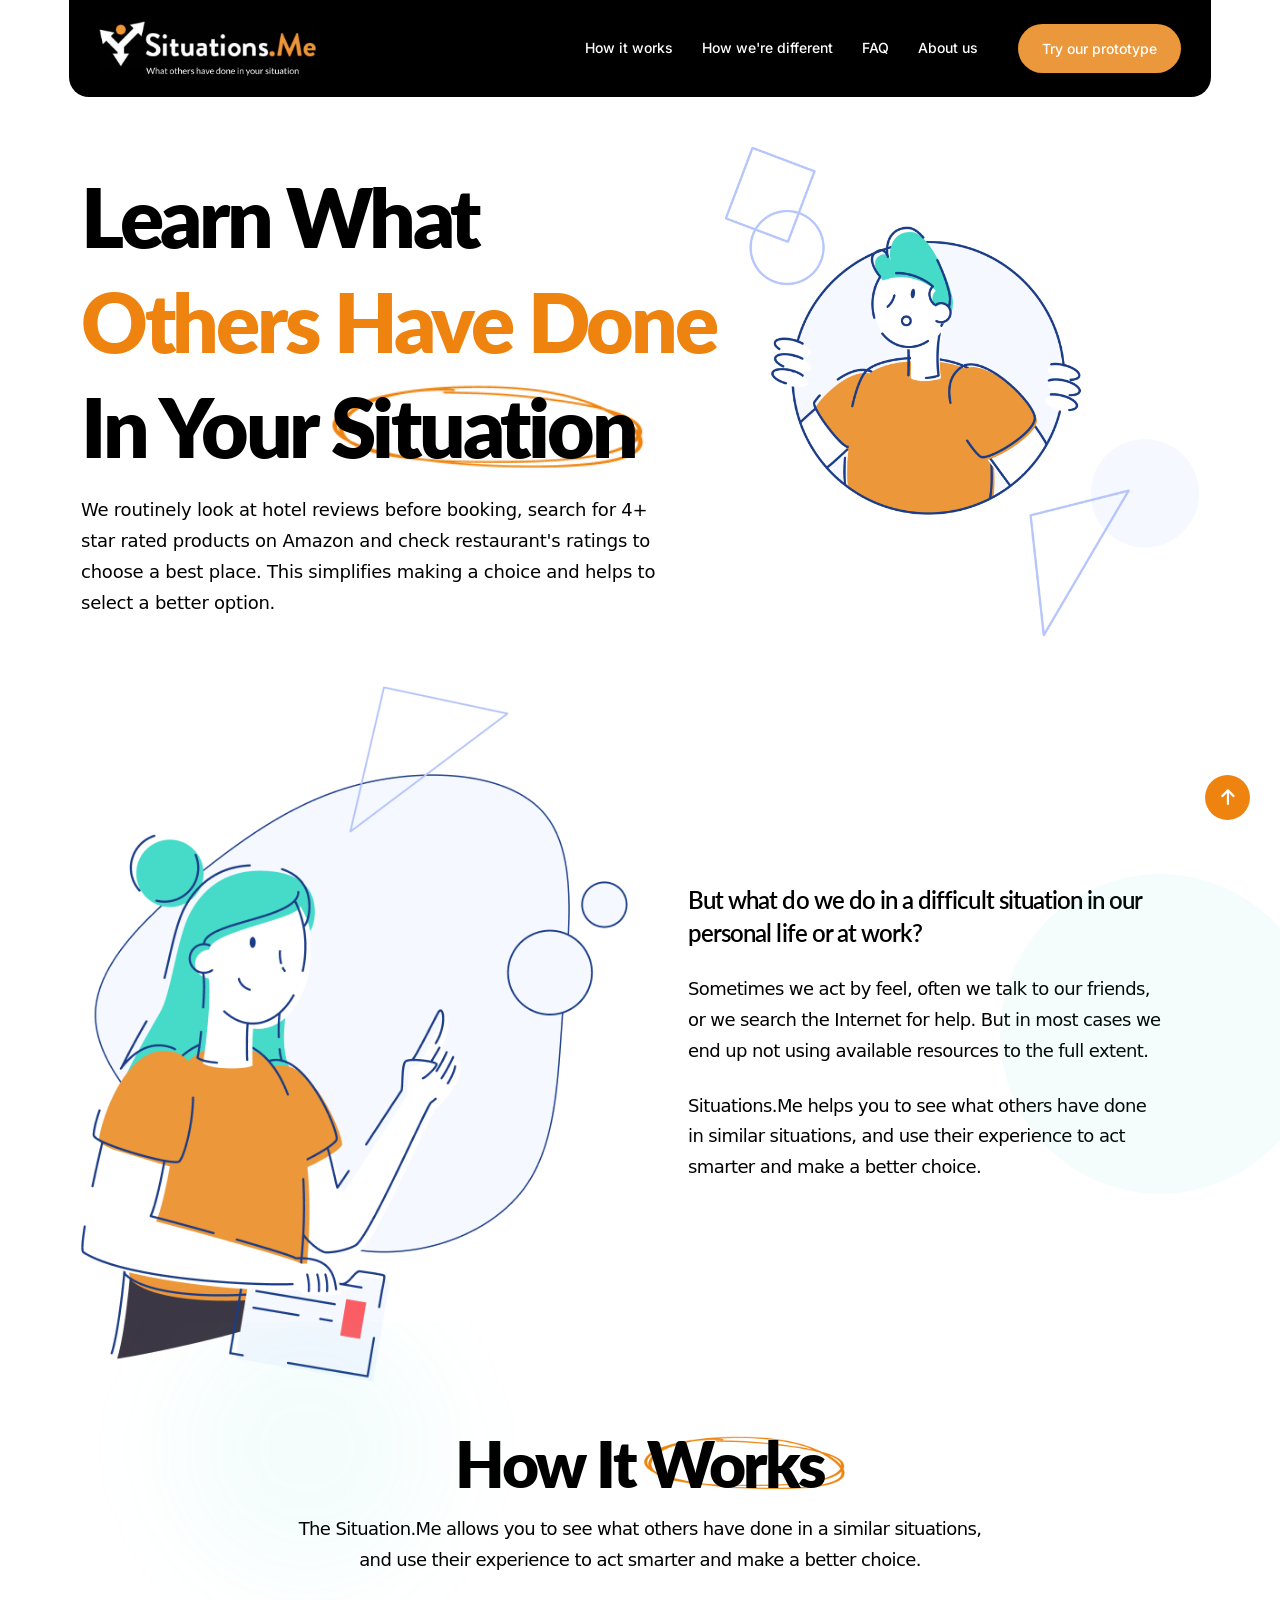
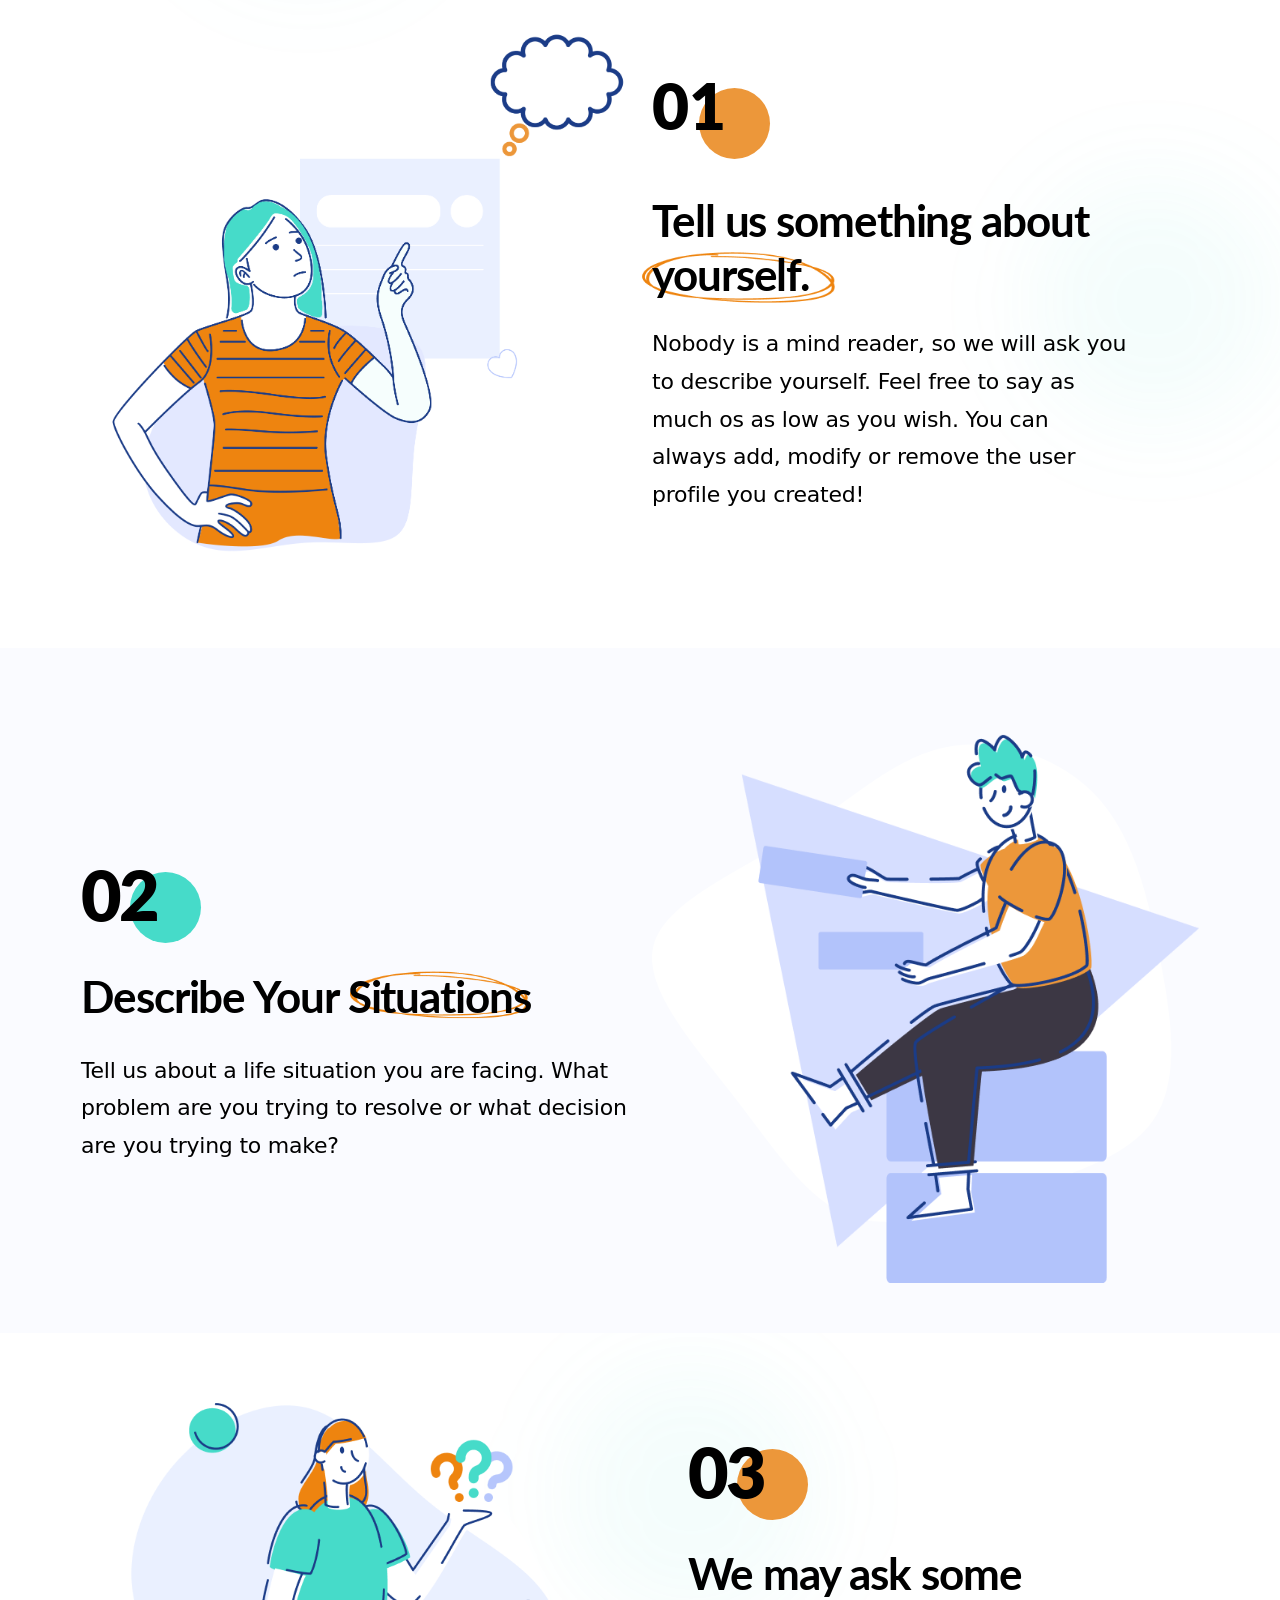
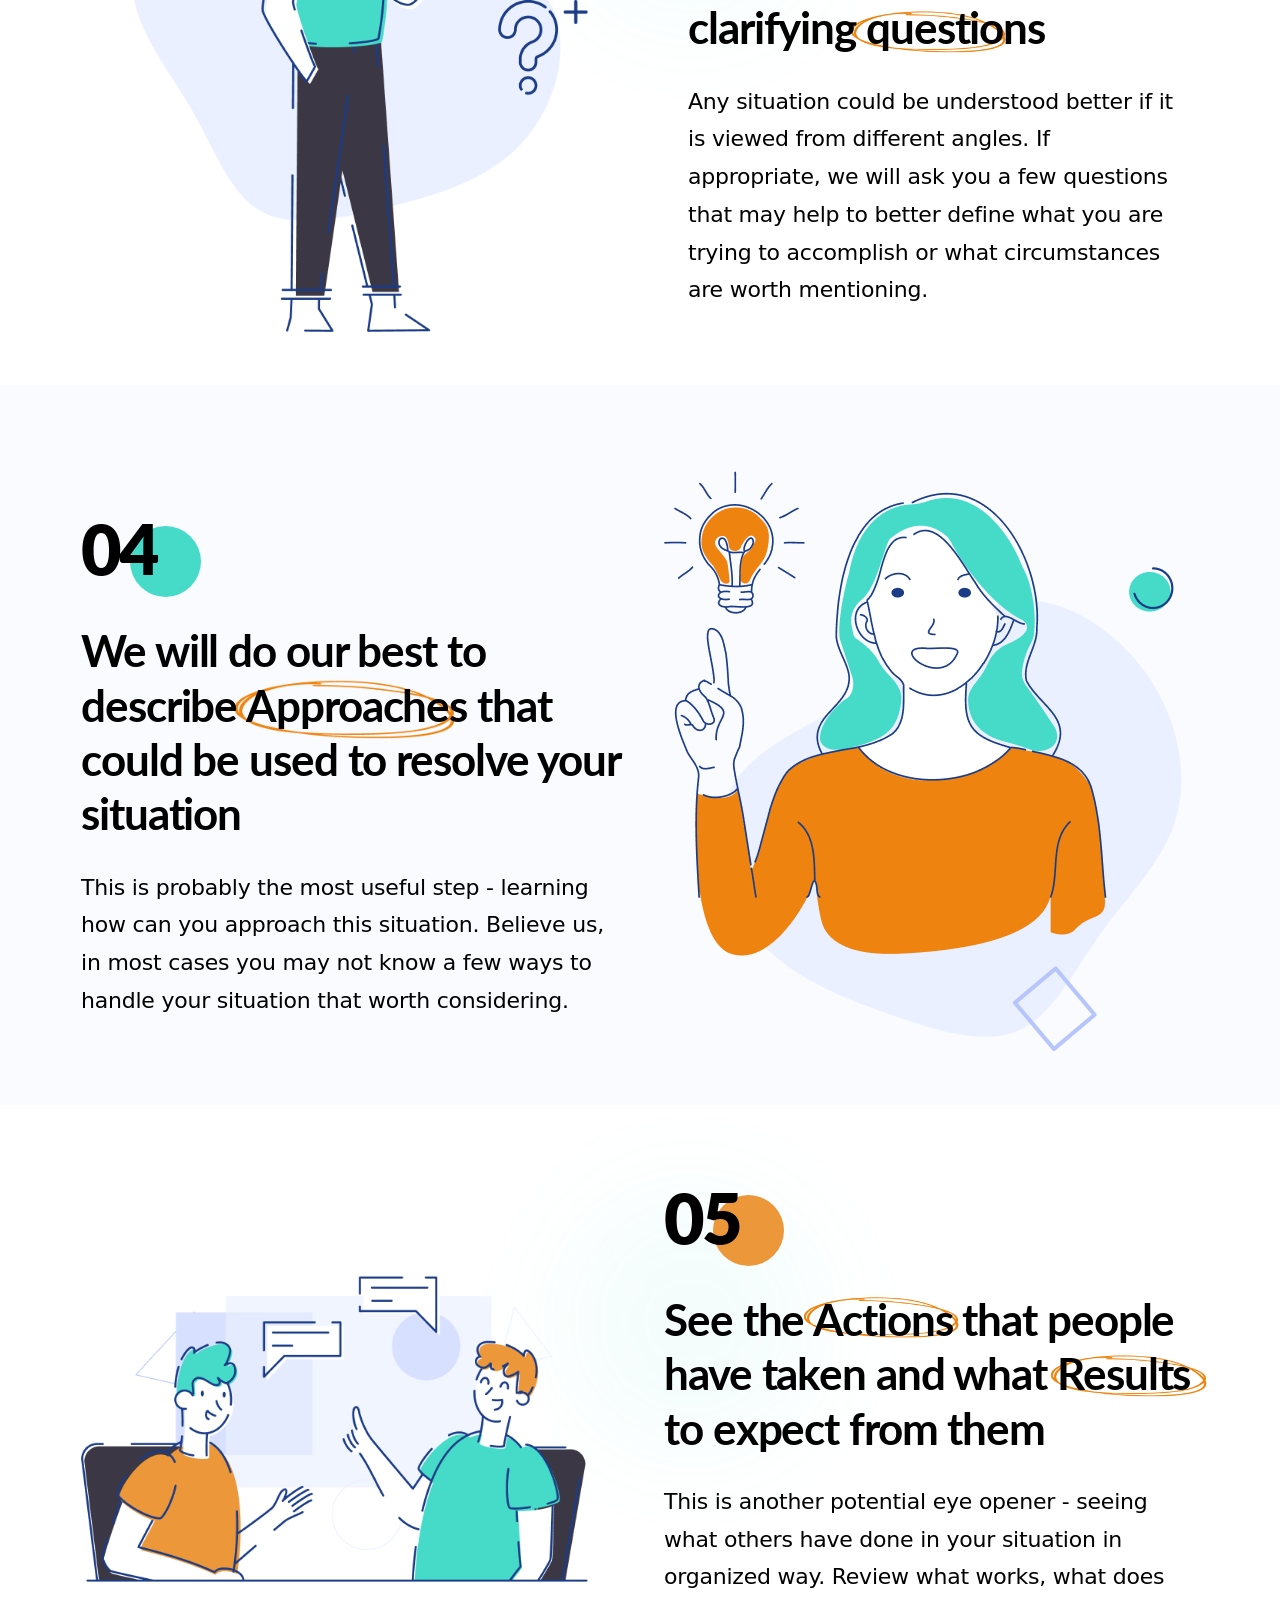
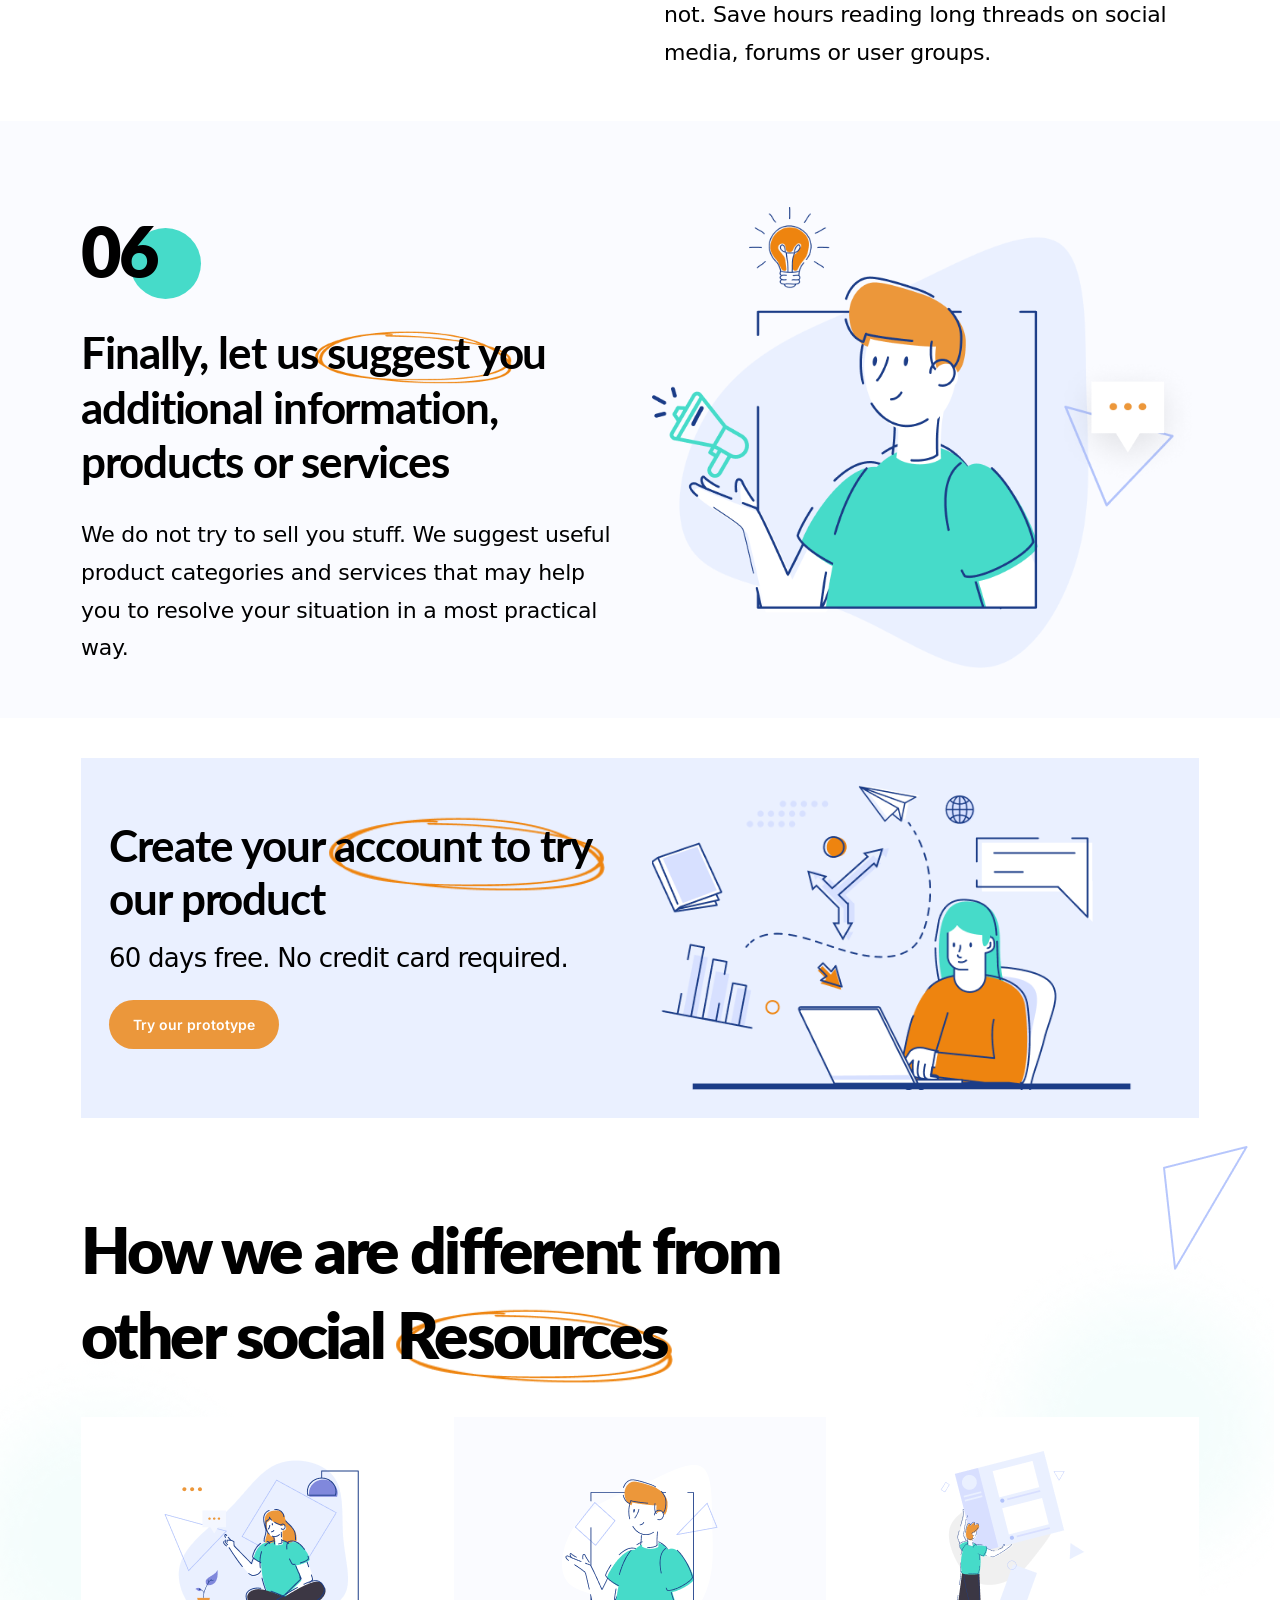
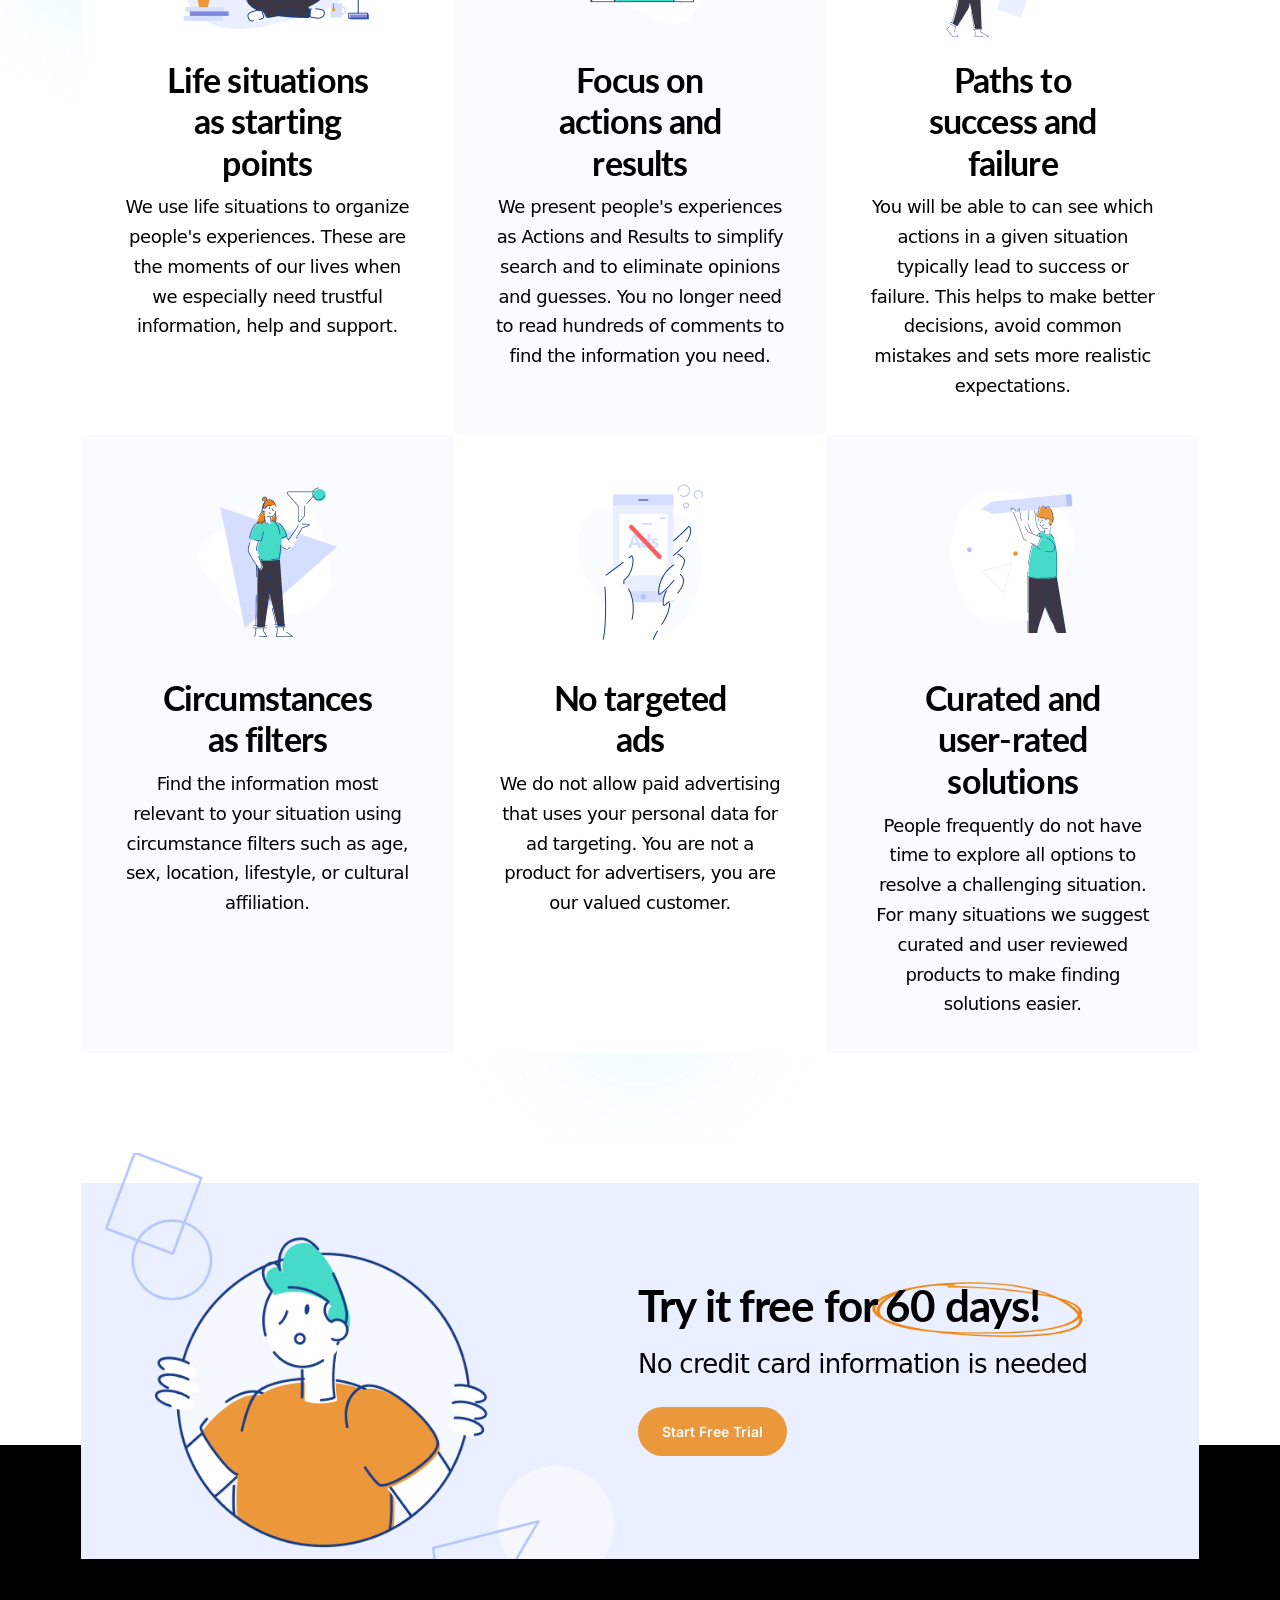
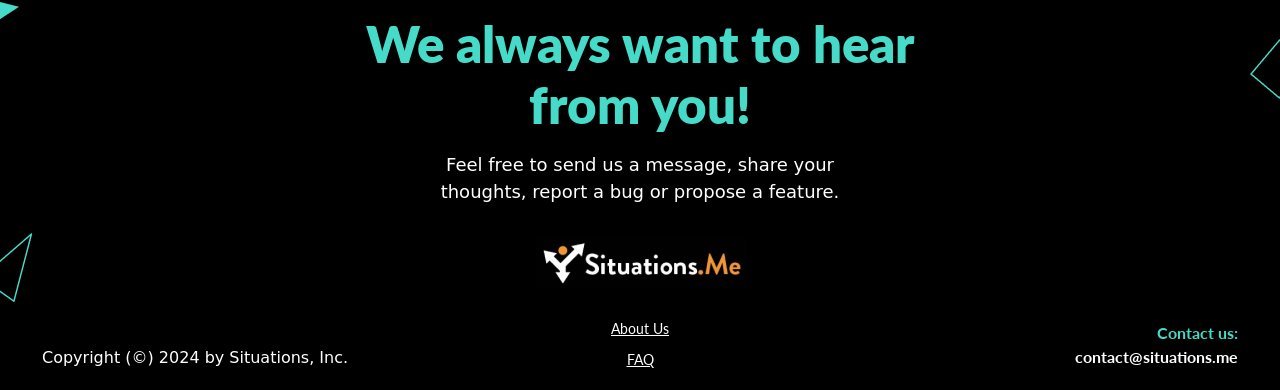
<file: home.html>
<!DOCTYPE html>
<html lang="en">

<head>
    <meta charset="UTF-8">
    <meta name="viewport" content="width=device-width, initial-scale=1.0">
    <title>Situations.Me</title>

    <link rel="icon" href="assets/images/favicon.jpg">

    <!--essential style library-->
    <link rel="stylesheet" href="assets/css/all.css">
    <link rel="stylesheet" href="assets/css/bootstrap.min.css">
    <link rel="stylesheet" href="assets/css/animate.min.css">
    <link rel="stylesheet" href="assets/css/style.css">

</head>

<body>

    <main>

        <!--header section start-->
        <header class="st_header_section">
            <div class="container st_header_box">
                <div class="row align-items-center">
                    <div class="col-md-5 col-lg-4 col-7">
                        <div class="st_header_logo">
                            <a href="home.html"><img src="assets/images/logo.png" alt="logo" class="img-fluid"></a>
                        </div>
                    </div>
                    <div class="col-lg-8 col-md-7 col-5">
                        <div class="st_header_right d-flex g-40 align-items-center justify-content-end">
                            <nav class="st_header_nav">
                                <ul>
                                    <li><a class="scroll" href="home.html#how_it_works">How it works</a></li>
                                    <li><a class="scroll" href="home.html#how_different">How we're different</a></li>
                                    <li><a href="faq.html">FAQ</a></li>
                                    <li><a href="about.html">About us</a></li>
                                </ul>
                            </nav>
                            <div class="st_header_btns d-flex gap-3 align-items-center justify-content-end">
                                <a target="_blank" href="index.html" class="template-btn primary-btn">Try our prototype</a>
                                <button type="button" class="st_mobile_menu_toggle menu_btn">
                                    <span></span>
                                    <span></span>
                                    <span></span>
                                </button>
                            </div>
                        </div>
                    </div>
                </div>
            </div>
        </header>
        <!--header section end-->

        <!--hero section start-->
        <section class="st_hero_section overflow-hidden">
            <div class="container">
                <div class="row align-items-center">
                    <div class="col-lg-7">
                        <div class="st_hero_title">
                            <h1 class="mb-3 wow animate__fadeInUp" data-wow-delay="0.1s">Learn What <mark>Others Have Done</mark> In Your <span class="st_circle_text">Situation<img src="assets/images/text-circle.png" alt=""></span></h1>
                            <p class="mb-0 wow animate__fadeInUp" data-wow-delay="0.2s">We routinely look at hotel reviews before booking, search for 4+ star rated products on Amazon and check restaurant's ratings to choose a best place. This simplifies making a choice and helps to select a better option.</p>
                            
                        </div>
                    </div>
                    <div class="col-lg-5">
                        <div class="st_hero_shape wow animate__fadeInUp" data-wow-delay="0.1s">
                            <img src="assets/images/hero-shape.png" alt="image" class="img-fluid">
                        </div>
                    </div>
                </div>

            </div>
        </section>
        <!--hero section end-->

        <section class="what_we_do px-40 overflow-hidden position-relative z-1 ">
            <span class="st_circle_shape position-absolute"></span>
            <div class="container">
                <div class="row align-items-center">
                    <div class="col-md-6">
                        <div class="vector-wrapper wow animate__fadeInUp" data-wow-delay="0.1s">
                            <img src="assets/images/vector-1.png" alt="vector" class="img-fluid">
                        </div>
                    </div>
                    <div class="col-md-6 ps-md-4 px-lg-5 ">
                        <div class="st_content_wrapper">
                            <h4 class="mb-4 wow animate__fadeInUp" data-wow-delay="0.1s">But what do we do in a difficult situation in our personal life or at work? </h4>
                            <p class="mb-4 wow animate__fadeInUp" data-wow-delay="0.2s">Sometimes we act by feel, often we talk to our friends, or we search the Internet for help. But in most cases we end up not using available resources to the full extent. </p>
                            <p class="mb-0 wow animate__fadeInUp" data-wow-delay="0.3s">Situations.Me helps you to see what others have done in similar situations, and use their experience to act smarter and make a better choice.</p>
                        </div>
                    </div>
                </div>
            </div>
        </section>

        <!--how it works start-->
        <section class="st_htw_section overflow-hidden pt-4" id="how_it_works">
            <div class="container">
                <div class="st_title_box text-center mx-auto mb-5">
                    <h2 class="mb-2 wow animate__fadeInUp" data-wow-delay="0.2s">How It <span class="st_circle_text">Works <img src="assets/images/text-circle.png" alt="circle"></span></h2>
                    <p class="mb-0 wow animate__fadeInUp" data-wow-delay="0.3s">The Situation.Me allows you to see what others have done in a similar situations, and use their experience to act smarter and make a better choice.</p>
                </div>
                <div class="row align-items-center gx-4">
                    <div class="col-md-6">
                        <div class="vector_wrapper wow animate__fadeInUp">
                            <img src="assets/images/vector-2.png" alt="vector" class="img-fluid">
                        </div>
                    </div>
                    <div class="col-md-6">
                        <div class="st_step_content pe-lg-5 wow animate__fadeInUp">
                            <h2 class="display-3 mb-5 position-relative d-inline-block z-1 ">01</h2>
                            <h3 class="mb-4">Tell us something about <span class="st_circle_text">yourself.<img src="assets/images/text-circle.png" alt="circle"></span></h3>
                            <p class="pe-4">Nobody is a mind reader, so we will ask you to describe yourself. Feel free to say as much os as low as you wish. You can always add, modify or remove the user profile you created!</p>
                        </div>
                    </div>
                </div>
            </div>
        </section>
        <!--how it works end-->

        <!-- Describe Situations Start -->
        <section class="describe_situation">
            <div class="container">
                <div class="row align-items-center">
                    <div class="col-md-6">
                        <div class="describe_situ_cnt wow animate__fadeInUp" data-wow-delay="0.2s">
                            <h2 class="display-3 d-inline-block sec_number_circle blue_ligh">02</h2>
                            <h3 class="mb-28">Describe Your <span class="st_circle_text">Situations<img src="assets/images/text-circle.png" alt="circle"></span></h3>
                            <p>Tell us about a life situation you are facing. What problem are you trying to resolve or what decision are you trying to make?</p>
                        </div>
                    </div>
                    <div class="col-md-6 text-end wow animate__fadeInUp" data-wow-delay="0.1s">
                        <img src="assets/images/vector-3.png" alt="vector" class="img-fluid">
                    </div>
                </div>
            </div>
        </section>
        <!-- Describe Situations END -->

        <!-- Additional questions Start -->
        <section class="additional_questions">
            <div class="container">
                <div class="row align-items-center">
                    <div class="col-md-6 text-start wow animate__fadeInUp" data-wow-delay="0.1s">
                        <img src="assets/images/vector-4.png" alt="vector" class="img-fluid">
                    </div>
                    <div class="col-md-6 ps-lg-5 ps-md-4">
                        <div class="additional_ques_cnt wow animate__fadeInUp" data-wow-delay="0.2s">
                            <h2 class="display-3 d-inline-block sec_number_circle">03</h2>
                            <h3 class="mb-28">We may ask some clarifying <span class="st_circle_text">questions<img src="assets/images/text-circle.png" alt="circle"></span></h3>
                            <p class="col-0 pe-md-4">Any situation could be understood better if it is viewed from different angles. If appropriate, we will ask you a few questions that may help to better define what you are trying to accomplish or what circumstances are worth mentioning.</p>
                        </div>
                    </div>
                </div>
            </div>
        </section>
        <!-- Additional questions END -->


        <!-- Describe Situations Two Start -->
        <section class="describe_situation_two">
            <div class="container">
                <div class="row align-items-center">
                    <div class="col-md-6">
                        <div class="describe_situ_cnt wow animate__fadeInUp" data-wow-delay="0.2s">
                            <h2 class="display-3 d-inline-block sec_number_circle blue_ligh">04</h2>
                            <h3 class="mb-28">We will do our best to describe <span class="st_circle_text">Approaches<img src="assets/images/text-circle.png" alt="circle"></span> that could be used to resolve your situation</h3>
                            <p>This is probably the most useful step - learning how can you approach this situation. Believe us, in most cases you may not know a few ways to handle your situation that worth considering.</p>
                        </div>
                    </div>
                    <div class="col-md-6 text-end wow animate__fadeInUp" data-wow-delay="0.1s">
                        <img src="assets/images/vector-5.png" alt="vector" class="img-fluid">
                    </div>
                </div>
            </div>
        </section>
        <!-- Describe Situations Two END -->

        <!-- Additional questions Two Start -->
        <section class="additional_questions_two">
            <div class="container">
                <div class="row align-items-center">
                    <div class="col-md-6 wow animate__fadeInUp" data-wow-delay="0.1s">
                        <img src="assets/images/vector-6.png" alt="vector" class="img-fluid">
                    </div>
                    <div class="col-md-6 ps-4">
                        <div class="additional_ques_cnt wow animate__fadeInUp" data-wow-delay="0.2s">
                            <h2 class="display-3 d-inline-block sec_number_circle">05</h2>
                            <h3 class="mb-28">See the <span class="st_circle_text">Actions<img src="assets/images/text-circle.png" alt="circle"></span> that people have taken and what <span class="st_circle_text">Results<img src="assets/images/text-circle.png" alt="circle"></span> to expect from them </h3>
                            <p class="col-0 col-0">This is another potential eye opener - seeing what others have done in your situation in organized way. Review what works, what does not. Save hours reading long threads on social media, forums or user groups.</p>
                        </div>
                    </div>
                </div>
            </div>
        </section>
        <!-- Additional questions Two END -->

        <!-- Describe Situations Three Start -->
        <section class="describe_situation_three">
            <div class="container">
                <div class="row align-items-center">
                    <div class="col-md-6">
                        <div class="describe_situ_cnt wow animate__fadeInUp" data-wow-delay="0.2s">
                            <h2 class="display-3 d-inline-block sec_number_circle blue_ligh">06</h2>
                            <h3 class="mb-28">Finally, let us <span class="st_circle_text">suggest<img src="assets/images/text-circle.png" alt="circle"></span> you additional information, products or services </h3>
                            <p>We do not try to sell you stuff. We suggest useful product categories and services that may help you to resolve your situation in a most practical way.</p>
                        </div>
                    </div>
                    <div class="col-md-6 text-end wow animate__fadeInUp" data-wow-delay="0.1s">
                        <img src="assets/images/vector-7.png" alt="vector" class="img-fluid">
                    </div>
                </div>
            </div>
        </section>
        <!-- Describe Situations Three END -->


        <!-- Hero Cta Section Start-->
        <section class="hero_cta_sec">
            <div class="container">
                <div class="hero_cta_sec_inner wow animate__fadeInUp" data-wow-delay="0.2s">
                    <div class="row align-items-center">
                        <div class="col-md-6">
                            <h3>Create your <span class="st_circle_text">account to try<img src="assets/images/text-circle.png" alt="circle"></span> our product</h3>
                            <p>60 days free. No credit card required.</p>
                            <a href="https://situations-596dcd59e0eb.herokuapp.com/" target="_blank" class="template-btn primary-btn">Try our prototype</a>
                        </div>
                        <div class="col-md-6 text-end">
                            <img src="assets/images/hero-cta-1.png" class="img-fluid" alt="situation">
                        </div>
                    </div>
                </div>
            </div>
        </section>
        <!-- Hero Cta Section END -->

        <!-- Our Service  START -->
        <section class="our_service" id="how_different">
            <img src="assets/images/service-l-shape.png" alt="service-shape">
            <img src="assets/images/service-r-shape.png" alt="service-shape">
            <div class="container">
                <div class="row">
                    <div class="col-md-12">
                        <div class="st_title_box mw-50 wow animate__fadeInUp" data-wow-delay="0.2s">
                            <h2>How we are different from other social <span class="st_circle_text">Resources<img src="assets/images/text-circle.png" alt="circle"></span></h2>
                        </div>
                    </div>
                </div>
                <div class="row gx-0">
                    <div class="col-md-6 col-lg-4 wow animate__fadeInLeft" data-wow-delay=".1s">
                        <div class="our_service_item">
                            <div class="service_thum">
                                <img src="assets/images/service-item-1.png" alt="service" class="img-fluid">
                            </div>
                            <div class="service_content">
                                <h3>Life situations as starting points</h3>
                                <p>We use life situations to organize people's experiences. These are the moments of our lives when we especially need trustful information, help and support.</p>
                            </div>
                        </div>
                    </div>
                    <div class="col-md-6 col-lg-4 wow animate__fadeInLeft" data-wow-delay=".3s">
                        <div class="our_service_item">
                            <div class="service_thum">
                                <img src="assets/images/service-item-2.png" alt="service" class="img-fluid">
                            </div>
                            <div class="service_content">
                                <h3>Focus on actions and results</h3>
                                <p>We present people's experiences as Actions and Results to simplify search and to eliminate opinions and guesses. You no longer need to read hundreds of comments to find the information you need. </p>
                            </div>
                        </div>
                    </div>
                    <div class="col-md-6 col-lg-4 wow animate__fadeInLeft" data-wow-delay=".5s">
                        <div class="our_service_item">
                            <div class="service_thum">
                                <img src="assets/images/service-item-3.png" alt="service" class="img-fluid">
                            </div>
                            <div class="service_content">
                                <h3>Paths to success and failure</h3>
                                <p>You will be able to can see which actions in a given situation typically lead to success or failure. This helps to make better decisions, avoid common mistakes and sets more realistic expectations.</p>
                            </div>
                        </div>
                    </div>
                    <div class="col-md-6 col-lg-4 wow animate__fadeInLeft" data-wow-delay=".1s">
                        <div class="our_service_item">
                            <div class="service_thum">
                                <img src="assets/images/service-item-4.png" alt="service" class="img-fluid">
                            </div>
                            <div class="service_content">
                                <h3>Circumstances as filters</h3>
                                <p>Find the information most relevant to your situation using circumstance filters such as age, sex, location, lifestyle, or cultural affiliation.</p>
                            </div>
                        </div>
                    </div>
                    <div class="col-md-6 col-lg-4 wow animate__fadeInLeft" data-wow-delay=".3s">
                        <div class="our_service_item">
                            <div class="service_thum">
                                <img src="assets/images/service-item-5.png" alt="service" class="img-fluid">
                            </div>
                            <div class="service_content">
                                <h3>No targeted ads</h3>
                                <p>We do not allow paid advertising that uses your personal data for ad targeting. You are not a product for advertisers, you are our valued customer.</p>
                            </div>
                        </div>
                    </div>
                    <div class="col-md-6 col-lg-4 wow animate__fadeInLeft" data-wow-delay=".5s">
                        <div class="our_service_item ">
                            <div class="service_thum">
                                <img src="assets/images/service-item-6.png" alt="service" class="img-fluid">
                            </div>
                            <div class="service_content">
                                <h3>Curated and user-rated solutions</h3>
                                <p>People frequently do not have time to explore all options to resolve a challenging situation. For many situations we suggest curated and user reviewed products to make finding solutions easier.</p>
                            </div>
                        </div>
                    </div>
                </div>
            </div>
        </section>
        <!-- Our Service END -->


        <!-- Hero Cta Section Start-->
        <section class="hero_cta_sec_two">
            <div class="container">
                <div class="hero_cta_sec_inner wow animate__fadeInUp" data-wow-delay="0.2s">
                    <div class="row align-items-center">
                        <div class="col-md-6 text-start cta_vector_img">
                            <img src="assets/images/hero-cta-2.png" class="img-fluid" alt="situation">
                        </div>
                        <div class="col-md-6">
                            <h3>Try it free for <span class="st_circle_text">60 days!<img src="assets/images/text-circle.png" alt="circle"></span></h3>
                            <p>No credit card information is needed</p>
                            <a href="#" class="template-btn primary-btn">Start Free Trial</a>
                        </div>
                    </div>
                </div>
            </div>
        </section>
        <!-- Hero Cta Section END -->




        <!--footer section start-->
        <footer class="st_footer_section overflow-hidden position-relative">
            <div class="container-fluid p-0">
                <div class="st_footer_content">
                    <h2 class="mb-3">We always want to hear <br> from you!</h2>
                    <p>Feel free to send us a message, share your <br> thoughts, report a bug or propose a feature.</p>
                    <hr class="st_line_seperator">
                </div>
                <div class="st_footer_bottom d-flex">
                    <div class="st_footer_copyright">
                        <p class="mb-0">Copyright (©) 2024 by Situations, Inc.</p>
                    </div>
                    <div class="st_footer_widget">
                        <a href="home.html"><img src="assets/images/footer-logo.png" alt="logo" class="st_footer_logo img-fluid"></a>
                        <ul class="st_footer_nav">
                            <li><a href="about.html">About Us</a></li>
                            <li><a href="faq.html">FAQ</a></li>
                        </ul>
                    </div>
                    <div class="st_footer_contact">
                        <p>Contact us:</p>
                        <a href="mailto:contact@situations.me">contact@situations.me</a>
                    </div>
                </div>
            </div>
        </footer>
        <!--footer section end-->

    </main>

    <!-- Mobile Header  Start-->
    <section class="popup_menubar_sec">
        <div class="popup_menubar_overlay"></div>
        <div class="pop_menubar_background">
            <div class="popMenubarArea">
                <div class="popMenu_top">
                    <div class="menu_pop_logo">
                        <a href="home.html">
                            <img src="assets/images/logo.png" alt="logo">
                        </a>
                    </div>
                    <a href="javascript:void(0);" id="popup_nav_Closer"><i class="fas fa-times"></i></a>
                </div>
                <div class="dfNav_popupWrapper">
                    <nav class="menubar_popup">
                        <ul class="main_mobile_menu d-flex align-items-center">
                            <li><a class="scroll" href="home.html#how_it_works">How it works</a></li>
                            <li><a class="scroll" href="home.html#how_different">How we're different</a></li>
                            <li><a href="faq.html">FAQ</a></li>
                            <li><a href="about.html">About Us</a></li>
                        </ul>
                    </nav>
                </div>
            </div>
        </div>
    </section>
    <!-- Mobile Header END -->

    <a id="scroll_top" class="scroll-top" style="display: block; transform: scale(1);"><i class="fa-solid fa-arrow-up"></i></a>








    <!--essentail scripts-->
    <script src="assets/js/jquery.min.js"></script>
    <script src="assets/js/bootstrap.min.js"></script>
    <script src="assets/js/wow.min.js"></script>
    <script src="assets/js/main.js"></script>
</body>

</html>
</file>
<file: assets/css/style.css>
/** 
Template Name: Situations.Me
Version: 1.0.0 
**/
/** Google Fonts **/
@import url("https://fonts.googleapis.com/css2?family=Inter:ital,opsz,wght@0,14..32,100..900;1,14..32,100..900&display=swap");
@import url("https://fonts.googleapis.com/css2?family=Lato:ital,wght@0,100;0,300;0,400;0,700;0,900;1,100;1,300;1,400;1,700;1,900&display=swap");
@import url("https://fonts.googleapis.com/css2?family=Archivo:ital,wght@0,100..900;1,100..900&display=swap");
/** css variables **/
:root {
  --primary-font:     "Lato", sans-serif;
  --secondary-font:   "Inter", sans-serif;
  --font-archivo: "Archivo", sans-serif;
  --primary-color:   #EE840F;
  --primary-light:    #EB973B;
  --secondary-color: #000000;
  --color-white:     #ffffff;
  --shape-color:     #46DBC9; }

/** typography css **/
body {
  margin: 0;
  font-size: 1rem;
  background: var(--white-color);
  color: var(--secondary-color); }

h1 {
  font-size: 6.1vw;
  line-height: 1.2em; }

  #loader {
    position: fixed;
    top: 50%;
    left: 50%;
    transform: translate(-50%, -50%);
    z-index: 9999;
    width: 200px; /* Standard width */
    height: 120px; /* Match height for a circular loader */
    border-radius: 50%;
    animation: spin 2s infinite linear;
  }  


h2 {
  font-size: 4vw;
  line-height: 1.2em; }

h3 {
  font-size: 3.6vw;
  line-height: 1.3em;
  font-weight: 700; }

h4 {
  font-size: 2.5vw;
  line-height: 1.3em;
  font-weight: 600; }

h1, h2 {
  font-weight: 800; }

h3 {
  font-weight: 700; }

h1, h2, h3, h4, h5, h6 {
  color: var(--secondary-color);
  margin-top: 0;
  font-family: var(--primary-font); }

a {
  text-decoration: none; }

* {
  -webkit-transition: 0.3s;
  -o-transition: 0.3s;
  transition: 0.3s; }

/*--------------------------------------------------------------
# BreakPoient
--------------------------------------------------------------*/
html,
body {
  overflow-x: hidden; }

ul {
  margin: 0;
  padding: 0;
  list-style-type: none; }

@media (min-width: 1200px) {
  .container {
    max-width: 1142px; } }

@media (min-width: 1400px) {
  .container {
    max-width: 1322px; } }

@media (max-width: 1199px) {
  .container {
    max-width: 962px; } }

@media (max-width: 991px) {
  .container {
    max-width: 744px; } }

@media (max-width: 767px) {
  .container {
    max-width: 542px; } }

.px-40 {
  padding: 0 42px; }
  @media (max-width: 991px) {
    .px-40 {
      padding: 0 0; } }

.g-40 {
  gap: 40px; }

.gap-100 {
  gap: 100px; }

.g-100 {
  --bs-gutter-x: 100px;
  --bs-gutter-y: 60px; }

.mb-28 {
  margin-bottom: 28px; }

.mt-28 {
  margin-top: 28px; }

.pt-90 {
  padding-top: 90px !important; }

.template-btn {
  padding: 14px 24px;
  font-size: 14px;
  font-weight: 600;
  font-family: var(--secondary-font);
  border-radius: 64px;
  position: relative;
  overflow: hidden;
  z-index: 1; }
  .template-btn.primary-btn {
    background: var(--primary-light); }
    .template-btn.primary-btn::before {
      content: '';
      position: absolute;
      left: -50%;
      top: -150%;
      width: 200%;
      height: 150%;
      background: var(--primary-color);
      border-radius: 50%;
      -webkit-transition: 0.3s;
      -o-transition: 0.3s;
      transition: 0.3s;
      z-index: -1; }
    .template-btn.primary-btn:hover {
      color: var(--color-white); }
      .template-btn.primary-btn:hover::before {
        top: -30%; }
  .template-btn.secondary-btn {
    background: var(--secondary-color);
    color: var(--color-white) !important; }
    .template-btn.secondary-btn::before {
      content: '';
      position: absolute;
      left: -50%;
      top: -150%;
      width: 200%;
      height: 150%;
      background: var(--primary-color);
      border-radius: 50%;
      -webkit-transition: 0.3s;
      -o-transition: 0.3s;
      transition: 0.3s;
      z-index: -1; }
    .template-btn.secondary-btn:hover {
      color: var(--color-white); }
      .template-btn.secondary-btn:hover::before {
        top: -30%; }

mark {
  padding: 0;
  background: transparent;
  color: var(--primary-color); }

.st_title_box {
  position: relative; }
  .st_title_box h2 {
    font-size: 64px;
    font-weight: 800;
    letter-spacing: -2.56px;
    line-height: 1.325;
    margin-bottom: 13px; }
    @media (max-width: 1199px) {
      .st_title_box h2 {
        font-size: 40px;
        letter-spacing: -1.60px; } }
    @media (max-width: 767px) {
      .st_title_box h2 {
        font-size: 32px;
        letter-spacing: -1.28px;
        margin-bottom: 20px; } }
  .st_title_box p {
    font-size: 18px;
    line-height: 1.713;
    letter-spacing: -0.60px; }
    @media (max-width: 1199px) {
      .st_title_box p {
        font-size: 16px;
        letter-spacing: -0.40px;
        max-width: 600px;
        margin: 0 auto; } }

.sec_number_circle {
  position: relative;
  font-size: 70px;
  letter-spacing: -2.80px;
  font-weight: 800;
  font-family: var(--primary-font);
  z-index: 2;
  margin-bottom: 33px; }
  @media (max-width: 767px) {
    .sec_number_circle {
      font-size: 48px;
      letter-spacing: -1.92px;
      margin-bottom: 39px !important; } }
  .sec_number_circle::after {
    content: '';
    position: absolute;
    right: -44px;
    top: 20px;
    width: 71px;
    height: 71px;
    font-size: 70px;
    line-height: 1;
    letter-spacing: -2.80px;
    border-radius: 50%;
    background: #EC973A;
    z-index: -1; }
    @media (max-width: 767px) {
      .sec_number_circle::after {
        right: -25px;
        top: 14px;
        width: 49px;
        height: 49px; } }
  .sec_number_circle.blue_ligh::after {
    background: #46DBC9; }

.scroll-top {
  width: 45px;
  height: 45px;
  position: fixed;
  right: 30px;
  bottom: 80px;
  cursor: pointer;
  z-index: 999992;
  border-radius: 50%;
  color: #FFFFFF;
  display: none;
  border: 0;
  outline: 0;
  overflow: hidden;
  display: -webkit-box;
  display: -ms-flexbox;
  display: flex;
  -webkit-box-pack: center;
  -ms-flex-pack: center;
  justify-content: center;
  -webkit-box-align: center;
  -ms-flex-align: center;
  align-items: center;
  -webkit-box-orient: vertical;
  -webkit-box-direction: normal;
  -ms-flex-direction: column;
  flex-direction: column;
  background: var(--primary-color); }
  .scroll-top:hover {
    background: var(--shape-color); }
  .scroll-top i {
    font-size: 18px;
    padding: 13.5px 15.75px; }

.popMenu_top {
  background: var(--secondary-color); }
  .popMenu_top #popup_nav_Closer i {
    color: var(--color-white);
    font-size: 24px; }
  .popMenu_top #popup_nav_Closer:hover i {
    color: var(--primary-color); }

.menu_pop_logo img {
  max-width: 161px;
  width: 100%; }

.dfNav_popupWrapper {
  padding: 80px 40px; }
  .dfNav_popupWrapper .menubar_popup .main_mobile_menu {
    display: -webkit-box;
    display: -ms-flexbox;
    display: flex;
    -webkit-box-orient: vertical;
    -webkit-box-direction: normal;
    -ms-flex-direction: column;
    flex-direction: column;
    -webkit-box-pack: center;
    -ms-flex-pack: center;
    justify-content: center;
    -webkit-box-align: center;
    -ms-flex-align: center;
    align-items: center; }
    .dfNav_popupWrapper .menubar_popup .main_mobile_menu li {
      position: relative;
      border-bottom: 1px solid #444444;
      width: 100%;
      text-align: center;
      padding: 15px 30px; }
      .dfNav_popupWrapper .menubar_popup .main_mobile_menu li a {
        font-size: 14px;
        line-height: 17px;
        font-weight: 600;
        color: var(--secondary-color);
        font-family: var(--secondary-font); }
        .dfNav_popupWrapper .menubar_popup .main_mobile_menu li a:hover {
          color: var(--primary-color); }
  .dfNav_popupWrapper .menuPopup_btn {
    position: relative;
    padding: 70px 20px; }
    .dfNav_popupWrapper .menuPopup_btn a {
      color: var(--color-white); }

.popup_menubar_sec {
  position: relative;
  left: 0;
  top: 0;
  right: 0; }
  .popup_menubar_sec .popup_menubar_overlay {
    position: fixed;
    top: 0;
    right: auto;
    left: -100%;
    width: 100%;
    height: 100%;
    background: rgba(22, 21, 21, 0.7);
    z-index: 99998;
    opacity: 0;
    visibility: hidden;
    cursor: url(../images/close.png), auto;
    -webkit-transition: all 0.4s ease-in 0.8s;
    -o-transition: all 0.4s ease-in 0.8s;
    transition: all 0.4s ease-in 0.8s; }
  .popup_menubar_sec.active .popup_menubar_overlay {
    right: auto;
    left: 0;
    visibility: visible;
    -webkit-transition: all 0.4s ease-out 0s;
    -o-transition: all 0.4s ease-out 0s;
    transition: all 0.4s ease-out 0s;
    right: 0;
    opacity: 1; }
  .popup_menubar_sec .pop_menubar_background {
    background: #FFFFFF;
    max-width: 360px;
    right: auto;
    left: -100%;
    width: 100%;
    height: 100%;
    overflow-y: unset;
    z-index: 99998;
    position: fixed;
    top: 0;
    opacity: 0;
    visibility: hidden;
    -webkit-overflow-scrolling: touch;
    -webkit-transition: all 0.5s cubic-bezier(0.9, 0.03, 0, 0.96) 0.5s;
    -webkit-transition: all 0.5s cubic-bezier(0.9, 0.03, 0, 0.96) 0.5s;
    -o-transition: all 0.5s cubic-bezier(0.9, 0.03, 0, 0.96) 0.5s;
    transition: all 0.5s cubic-bezier(0.9, 0.03, 0, 0.96) 0.5s;
    overflow-y: auto; }
    .popup_menubar_sec .pop_menubar_background .popMenubarArea {
      position: relative;
      width: 100%;
      height: 100%; }
    .popup_menubar_sec .pop_menubar_background .popMenu_top {
      padding: 20px 20px;
      border-bottom: 1px solid rgba(24, 24, 24, 0.1);
      display: -webkit-box;
      display: -ms-flexbox;
      display: flex;
      -webkit-box-pack: space-between;
      -ms-flex-pack: space-between;
      justify-content: space-between;
      -webkit-box-align: center;
      -ms-flex-align: center;
      align-items: center;
      -webkit-box-orient: vertical;
      -webkit-box-direction: normal;
      -ms-flex-direction: row;
      flex-direction: row;
      -webkit-column-gap: 40px;
      -moz-column-gap: 40px;
      column-gap: 40px; }
  .popup_menubar_sec.active .pop_menubar_background {
    opacity: 1;
    visibility: visible;
    left: 0;
    right: 0;
    -webkit-transition: all 0.5s cubic-bezier(0.9, 0.03, 0, 0.96) 0.3s;
    -webkit-transition: all 0.5s cubic-bezier(0.9, 0.03, 0, 0.96) 0.5s;
    -o-transition: all 0.5s cubic-bezier(0.9, 0.03, 0, 0.96) 0.5s;
    transition: all 0.5s cubic-bezier(0.9, 0.03, 0, 0.96) 0.5s; }

/*** header section start ***/
.st_header_section {
  padding: 0 42px;
  position: relative;
  z-index: 10; }
  @media (max-width: 1199px) {
    .st_header_section .st_header_right {
      gap: 6px; } }
  @media (max-width: 991px) {
    .st_header_section {
      padding: 0 12px; } }
  .st_header_section .st_header_box {
    background: var(--secondary-color);
    border-radius: 0 0 20px 20px;
    padding: 20px 30px; }
    @media (max-width: 991px) {
      .st_header_section .st_header_box {
        padding: 20px 20px 30px;
        max-width: 100%; } }
    @media (max-width: 767px) {
      .st_header_section .st_header_box {
        padding: 10px 15px 15px; } }

.st_header_section.st_header_sticky {
  position: fixed;
  width: 100%;
  left: 0;
  top: 0;
  z-index: 999;
  -webkit-animation: 0.3s fadeInDown;
  animation: 0.3s fadeInDown; }

.st_header_logo img {
  max-width: 220px; }
  @media (max-width: 767px) {
    .st_header_logo img {
      max-width: 161px; } }

.st_header_nav ul {
  display: inline-block; }
  @media (max-width: 991px) {
    .st_header_nav ul {
      display: none !important; } }
  .st_header_nav ul li {
    display: inline-block; }
    .st_header_nav ul li a {
      display: block;
      padding: 0 12px;
      font-size: 14px;
      font-weight: 500;
      color: var(--color-white);
      font-family: var(--secondary-font); }
      .st_header_nav ul li a:hover {
        color: var(--primary-color); }
      @media (max-width: 1199px) {
        .st_header_nav ul li a {
          padding: 0 10px; } }
  .st_header_nav ul li:last-child a {
    padding-right: 0; }

.st_header_btns a {
  color: var(--color-white);
  font-size: 14px;
  font-weight: 500;
  font-family: var(--secondary-font); }
  .st_header_btns a:hover {
    color: var(--primary-color); }
  @media (max-width: 1199px) {
    .st_header_btns a {
      padding: 14px 20px; } }
  @media (max-width: 767px) {
    .st_header_btns a {
      display: none !important; } }

.st_mobile_menu_toggle {
  display: -webkit-box;
  display: -ms-flexbox;
  display: flex;
  -webkit-box-orient: vertical;
  -webkit-box-direction: normal;
  -ms-flex-direction: column;
  flex-direction: column;
  -webkit-box-align: end;
  -ms-flex-align: end;
  align-items: flex-end;
  gap: 6px;
  background: transparent;
  border: 0;
  outline: 0;
  padding: 0;
  width: 26px;
  display: none; }
  @media (max-width: 991px) {
    .st_mobile_menu_toggle {
      display: -webkit-box !important;
      display: -ms-flexbox !important;
      display: flex !important; } }
  .st_mobile_menu_toggle span {
    display: inline-block;
    width: 26px;
    height: 3px;
    background: var(--color-white);
    border-radius: 10px; }
    .st_mobile_menu_toggle span:nth-child(2) {
      width: 26px; }
    .st_mobile_menu_toggle span:nth-child(3) {
      width: 18px; }
  .st_mobile_menu_toggle:hover span {
    width: 100%; }

/** hero section start **/
.st_hero_section {
  padding-top: 50px;
  padding-bottom: 50px; }

.st_hero_title h1 {
  font-size: 93px;
  letter-spacing: -3.68px;
  font-weight: 800;
  line-height: 116px; }
  @media (max-width: 1399px) {
    .st_hero_title h1 {
      font-size: 82px;
      letter-spacing: -3.28px;
      line-height: 105px; } }
  @media (max-width: 1199px) {
    .st_hero_title h1 {
      font-size: 68px;
      line-height: 82px;
      letter-spacing: -2.72px; } }
  @media (max-width: 767px) {
    .st_hero_title h1 {
      font-size: 40px;
      line-height: 48px;
      letter-spacing: -1.60px;
      margin-bottom: 20px !important; } }

.st_hero_title p {
  max-width: 90%;
  line-height: 1.713;
  font-size: 18px;
  letter-spacing: -0.23px; }
  @media (max-width: 1199px) {
    .st_hero_title p {
      font-size: 16px;
      letter-spacing: -0.16px; } }

.st_hero_title a {
  display: inline-block;
  color: var(--color-white);
  margin: 20px 0 32px; }

.st_hero_title .st_circle_text img {
  position: absolute;
  left: -2px;
  top: -8px;
  width: 105%;
  z-index: -1; }

.st_hero_shape {
  position: relative;
  margin-left: -22px; }
  @media (max-width: 991px) {
    .st_hero_shape {
      text-align: center;
      margin: 0; } }
  @media (max-width: 991px) {
    .st_hero_shape img {
      max-width: 660px;
      width: 100%; } }
  @media (max-width: 767px) {
    .st_hero_shape img {
      max-width: 350px; } }

.st_circle_text {
  position: relative; }
  .st_circle_text img {
    position: absolute;
    left: 0;
    top: -8px;
    width: 100%;
    z-index: -1; }

.what_we_do {
  margin-bottom: -60px; }
  @media (max-width: 767px) {
    .what_we_do {
      padding: 30px 0 56px; } }
  @media (max-width: 767px) {
    .what_we_do .row {
      -webkit-box-orient: vertical;
      -webkit-box-direction: reverse;
      -ms-flex-direction: column-reverse;
      flex-direction: column-reverse; } }
  @media (max-width: 767px) {
    .what_we_do .vector-wrapper {
      text-align: center; } }
  @media (max-width: 767px) {
    .what_we_do .vector-wrapper img {
      max-width: 320px; } }

@media (max-width: 767px) {
  .st_content_wrapper {
    margin-bottom: 32px; } }

.st_content_wrapper h4 {
  font-weight: 600;
  font-size: 24px;
  line-height: 1.373;
  letter-spacing: -0.95px; }
  @media (max-width: 767px) {
    .st_content_wrapper h4 {
      font-size: 20px;
      letter-spacing: -0.50px;
      margin-bottom: 16px; } }

.st_content_wrapper p {
  font-size: 18px;
  line-height: 1.713;
  letter-spacing: -0.60px;
  margin: 0; }
  @media (max-width: 1199px) {
    .st_content_wrapper p {
      font-size: 16px;
      letter-spacing: -0.40px; } }
  @media (max-width: 767px) {
    .st_content_wrapper p {
      margin-bottom: 10px !important; } }

.st_content_wrapper .col-md-6 > img {
  max-width: 400px; }
  @media (max-width: 991px) {
    .st_content_wrapper .col-md-6 > img {
      width: 100%; } }

.st_htw_section {
  position: relative;
  z-index: 2;
  padding-bottom: 90px;
  padding-top: 100px !important; }
  @media (max-width: 767px) {
    .st_htw_section {
      padding: 0 0 60px; } }
  @media (max-width: 767px) {
    .st_htw_section .vector_wrapper {
      text-align: center;
      margin-bottom: 24px; } }
  @media (max-width: 767px) {
    .st_htw_section .vector_wrapper img {
      max-width: 372px; } }
  .st_htw_section .st_title_box .st_circle_text img {
    left: -5px;
    top: 1px;
    width: 116%; }
  .st_htw_section::before {
    position: absolute;
    content: "";
    top: -4px;
    left: 13.8%;
    width: 260px;
    height: 260px;
    background: rgba(70, 219, 201, 0.06);
    -webkit-filter: blur(47.5px);
    filter: blur(47.5px);
    z-index: -1;
    border-radius: 50%; }
    @media (max-width: 767px) {
      .st_htw_section::before {
        top: 4px;
        left: -144px;
        width: 320px;
        height: 320px; } }
  .st_htw_section::after {
    position: absolute;
    content: "";
    bottom: 221px;
    right: 0;
    width: 252px;
    height: 252px;
    background: rgba(70, 219, 201, 0.06);
    -webkit-filter: blur(47.5px);
    filter: blur(47.5px);
    z-index: -1;
    border-radius: 50%; }
    @media (max-width: 767px) {
      .st_htw_section::after {
        display: none; } }

.st_step_content h2 {
  font-weight: 800; }
  @media (max-width: 767px) {
    .st_step_content h2 {
      margin-bottom: 39px !important; } }
  .st_step_content h2::after {
    content: '';
    position: absolute;
    right: -44px;
    top: 20px;
    width: 71px;
    height: 71px;
    font-size: 70px;
    line-height: 1;
    letter-spacing: -2.80px;
    background: #EC973A;
    border-radius: 50%;
    z-index: -1; }
    @media (max-width: 767px) {
      .st_step_content h2::after {
        right: -25px;
        top: 14px;
        width: 49px;
        height: 49px; } }

.st_step_content h3 {
  font-size: 51px;
  line-height: 1.236;
  letter-spacing: -1.28px; }
  @media (max-width: 1399px) {
    .st_step_content h3 {
      font-size: 44px;
      letter-spacing: -1.10px; } }
  @media (max-width: 1199px) {
    .st_step_content h3 {
      font-size: 36px;
      letter-spacing: -0.90px; } }
  @media (max-width: 991px) {
    .st_step_content h3 {
      font-size: 32px;
      letter-spacing: -0.80px; } }
  @media (max-width: 767px) {
    .st_step_content h3 {
      font-size: 24px;
      letter-spacing: -0.60px;
      line-height: 34px;
      margin-bottom: 16px !important; } }

.st_step_content .st_circle_text img {
  left: -12px;
  top: -6px;
  width: 126%; }

.st_step_content p {
  font-size: 18px;
  line-height: 1.713;
  letter-spacing: -0.24px;
  margin: 0; }
  @media (max-width: 1399px) {
    .st_step_content p {
      font-size: 22px;
      letter-spacing: -0.22px; } }
  @media (max-width: 1199px) {
    .st_step_content p {
      font-size: 16px;
      letter-spacing: -0.16px; } }

.st_circle_shape {
  right: -40px;
  top: 50%;
  -webkit-transform: translateY(-50%);
  -ms-transform: translateY(-50%);
  transform: translateY(-50%);
  width: 320px;
  height: 320px;
  background: rgba(70, 219, 201, 0.05);
  border-radius: 50%; }
  @media (max-width: 767px) {
    .st_circle_shape {
      right: -52px;
      top: 50px;
      -webkit-transform: unset;
      -ms-transform: unset;
      transform: unset; } }

.st_title_box {
  max-width: 715px; }
  @media (max-width: 1199px) {
    .st_title_box {
      max-width: 730px; } }
  .st_title_box .st_circle_text img {
    top: 6px; }

/** footer section start **/
.st_footer_section {
  background: var(--secondary-color);
  padding: 168px 42px 20px;
  position: relative;
  z-index: 2; }
  @media (max-width: 767px) {
    .st_footer_section {
      padding: 150px 12px 60px; } }
  .st_footer_section::after {
    position: absolute;
    content: "";
    top: 194px;
    right: 0;
    width: 100%;
    height: 100%;
    z-index: -1;
    background: url(../images/footer-r-shape.png);
    background-repeat: no-repeat;
    background-size: auto;
    background-position: top right;
    background-attachment: scroll; }
    @media (max-width: 767px) {
      .st_footer_section::after {
        top: 0; } }
  .st_footer_section:before {
    position: absolute;
    content: "";
    bottom: 80px;
    left: 0;
    width: 100%;
    height: 100%;
    z-index: -1;
    background: url(../images/footer-l-shape.png);
    background-repeat: no-repeat;
    background-size: auto;
    background-position: bottom left;
    background-attachment: scroll; }
    @media (max-width: 767px) {
      .st_footer_section:before {
        background: url(../images/footer-r-mb-shape.png);
        background-position: bottom right;
        background-repeat: no-repeat;
        bottom: 107px; } }

.st_footer_content {
  padding: 0 160px;
  text-align: center; }
  @media (max-width: 767px) {
    .st_footer_content {
      padding: 0px 0 40px;
      border-bottom: 1px solid #444444;
      margin-bottom: 40px; } }
  .st_footer_content h2 {
    color: #46DBC9; }
    @media (max-width: 767px) {
      .st_footer_content h2 {
        font-size: 32px;
        line-height: 40px;
        letter-spacing: -0.5px;
        text-align: left !important;
        margin-bottom: 16px; } }
  .st_footer_content p {
    color: var(--color-white);
    font-size: 18px; }
    @media (max-width: 767px) {
      .st_footer_content p {
        font-size: 16px;
        line-height: 24px;
        letter-spacing: -0.08px;
        text-align: left !important; } }

.st_footer_bottom {
  gap: 40px;
  -webkit-box-align: end;
  -ms-flex-align: end;
  align-items: flex-end; }
  @media (max-width: 767px) {
    .st_footer_bottom {
      -webkit-box-orient: vertical;
      -webkit-box-direction: normal;
      -ms-flex-direction: column;
      flex-direction: column;
      -webkit-box-pack: start;
      -ms-flex-pack: start;
      justify-content: flex-start;
      -webkit-box-align: start;
      -ms-flex-align: start;
      align-items: start; } }
  @media (max-width: 767px) {
    .st_footer_bottom > * {
      width: 100% !important;
      text-align: left !important;
      row-gap: 40px; } }

.st_footer_copyright {
  width: 33%; }
  .st_footer_copyright p {
    color: var(--color-white); }

.st_footer_widget {
  width: 33%;
  text-align: center; }
  @media (max-width: 767px) {
    .st_footer_widget {
      -webkit-box-ordinal-group: 0;
      -ms-flex-order: -1;
      order: -1; } }
  .st_footer_widget .st_footer_logo {
    margin-bottom: 30px; }
    @media (max-width: 767px) {
      .st_footer_widget .st_footer_logo {
        margin-bottom: 16px; } }
  @media (max-width: 767px) {
    .st_footer_widget .st_footer_nav {
      display: -webkit-box;
      display: -ms-flexbox;
      display: flex;
      -webkit-box-pack: start;
      -ms-flex-pack: start;
      justify-content: flex-start;
      -webkit-box-align: center;
      -ms-flex-align: center;
      align-items: center;
      -webkit-column-gap: 16px;
      column-gap: 16px; } }
  .st_footer_widget .st_footer_nav li {
    display: block; }
    .st_footer_widget .st_footer_nav li + li {
      margin-top: 10px; }
    .st_footer_widget .st_footer_nav li a {
      display: block;
      text-decoration: underline;
      font-size: 14px;
      font-family: var(--primary-font);
      color: var(--color-white); }
      .st_footer_widget .st_footer_nav li a:hover {
        color: var(--primary-color); }
    @media (max-width: 767px) {
      .st_footer_widget .st_footer_nav li {
        margin: 0 !important; } }

.st_footer_contact {
  width: 33%;
  text-align: right; }
  @media (max-width: 767px) {
    .st_footer_contact {
      -webkit-box-ordinal-group: 0;
      -ms-flex-order: -1;
      order: -1;
      margin-bottom: -16px; } }
  .st_footer_contact p {
    color: #46DBC9;
    font-family: var(--primary-font);
    font-weight: 700;
    margin-bottom: 0; }
  .st_footer_contact a {
    font-family: var(--primary-font);
    font-weight: 700;
    color: var(--color-white); }
    .st_footer_contact a:hover {
      color: var(--primary-color); }

.describe_situation_three,
.describe_situation_two,
.describe_situation {
  background: #FAFBFF;
  padding: 86px 0 50px;
  overflow: hidden; }
  @media (max-width: 767px) {
    .describe_situation_three,
    .describe_situation_two,
    .describe_situation {
      padding: 60px 0 60px; } }
  .describe_situation_three h3,
  .describe_situation_two h3,
  .describe_situation h3 {
    font-size: 51px;
    line-height: 1.236;
    letter-spacing: -1.28px;
    position: relative;
    z-index: 1; }
    @media (max-width: 1399px) {
      .describe_situation_three h3,
      .describe_situation_two h3,
      .describe_situation h3 {
        font-size: 44px;
        letter-spacing: -1.10px; } }
    @media (max-width: 1199px) {
      .describe_situation_three h3,
      .describe_situation_two h3,
      .describe_situation h3 {
        font-size: 36px;
        letter-spacing: -0.9px; } }
    @media (max-width: 991px) {
      .describe_situation_three h3,
      .describe_situation_two h3,
      .describe_situation h3 {
        font-size: 32px;
        letter-spacing: -0.80px; } }
    @media (max-width: 767px) {
      .describe_situation_three h3,
      .describe_situation_two h3,
      .describe_situation h3 {
        font-size: 24px;
        letter-spacing: -0.60px;
        line-height: 34px;
        margin-bottom: 16px; } }
  .describe_situation_three p,
  .describe_situation_two p,
  .describe_situation p {
    font-size: 18px;
    line-height: 1.713;
    letter-spacing: -0.24px;
    margin: 0; }
    @media (max-width: 1399px) {
      .describe_situation_three p,
      .describe_situation_two p,
      .describe_situation p {
        font-size: 22px;
        letter-spacing: -0.22px; } }
    @media (max-width: 1199px) {
      .describe_situation_three p,
      .describe_situation_two p,
      .describe_situation p {
        font-size: 16px;
        letter-spacing: -0.16px; } }

@media (max-width: 767px) {
  .describe_situation .row {
    -webkit-box-orient: vertical;
    -webkit-box-direction: reverse;
    -ms-flex-direction: column-reverse;
    flex-direction: column-reverse; } }

@media (max-width: 767px) {
  .describe_situation .col-md-6.text-end {
    text-align: center !important; } }

@media (max-width: 1199px) {
  .describe_situation .col-md-6 > img {
    max-width: 450px; } }

@media (max-width: 991px) {
  .describe_situation .col-md-6 > img {
    width: 100%; } }

@media (max-width: 767px) {
  .describe_situation .col-md-6 > img {
    max-width: 311px;
    width: 100%;
    margin-bottom: 32px; } }

@media (max-width: 767px) {
  .describe_situation_two .row {
    -webkit-box-orient: vertical;
    -webkit-box-direction: reverse;
    -ms-flex-direction: column-reverse;
    flex-direction: column-reverse; } }

.describe_situation_two .st_circle_text img {
  left: -14px;
  top: -10px;
  width: 102%; }

@media (max-width: 767px) {
  .describe_situation_two .col-md-6.text-end {
    text-align: center !important; } }

@media (max-width: 1199px) {
  .describe_situation_two .col-md-6 > img {
    max-width: 356px; } }

@media (max-width: 991px) {
  .describe_situation_two .col-md-6 > img {
    width: 100%; } }

@media (max-width: 767px) {
  .describe_situation_two .col-md-6 > img {
    max-width: 340px;
    width: 100%;
    margin-bottom: 32px; } }

@media (max-width: 767px) {
  .describe_situation_three .row {
    -webkit-box-orient: vertical;
    -webkit-box-direction: reverse;
    -ms-flex-direction: column-reverse;
    flex-direction: column-reverse; } }

.describe_situation_three .st_circle_text img {
  left: -14px;
  top: -5px;
  width: 143%; }

@media (max-width: 767px) {
  .describe_situation_three .col-md-6.text-end {
    text-align: center !important; } }

@media (max-width: 1199px) {
  .describe_situation_three .col-md-6 > img {
    max-width: 458px; } }

@media (max-width: 991px) {
  .describe_situation_three .col-md-6 > img {
    width: 100%; } }

@media (max-width: 767px) {
  .describe_situation_three .col-md-6 > img {
    max-width: 360px;
    width: 100%;
    margin-bottom: 32px; } }

.additional_questions_two,
.additional_questions {
  background: var(--color-white);
  padding: 70px 0 50px;
  position: relative;
  z-index: 1;
  overflow: hidden; }
  @media (max-width: 767px) {
    .additional_questions_two,
    .additional_questions {
      padding: 60px 0; } }
  .additional_questions_two h3,
  .additional_questions h3 {
    font-size: 51px;
    line-height: 1.236;
    letter-spacing: -1.28px;
    position: relative;
    z-index: 1; }
    @media (max-width: 1399px) {
      .additional_questions_two h3,
      .additional_questions h3 {
        font-size: 44px;
        letter-spacing: -1.10px; } }
    @media (max-width: 1199px) {
      .additional_questions_two h3,
      .additional_questions h3 {
        font-size: 36px;
        letter-spacing: -0.9px; } }
    @media (max-width: 991px) {
      .additional_questions_two h3,
      .additional_questions h3 {
        font-size: 32px;
        letter-spacing: -0.80px; } }
    @media (max-width: 767px) {
      .additional_questions_two h3,
      .additional_questions h3 {
        font-size: 24px;
        letter-spacing: -0.6px;
        line-height: 34px;
        margin-bottom: 16px; } }
  .additional_questions_two p,
  .additional_questions p {
    font-size: 18px;
    line-height: 1.713;
    letter-spacing: -0.24px;
    margin: 0; }
    @media (max-width: 1399px) {
      .additional_questions_two p,
      .additional_questions p {
        font-size: 22px;
        letter-spacing: -0.22px; } }
    @media (max-width: 1199px) {
      .additional_questions_two p,
      .additional_questions p {
        font-size: 16px;
        letter-spacing: -0.16px; } }

.additional_questions::after {
  position: absolute;
  content: "";
  top: 30px;
  left: 55%;
  width: 260px;
  height: 260px;
  -webkit-transform: translateX(-55%);
  -ms-transform: translateX(-55%);
  transform: translateX(-55%);
  background: rgba(70, 219, 201, 0.06);
  -webkit-filter: blur(47.5px);
  filter: blur(47.5px);
  z-index: -1;
  border-radius: 50%; }

.additional_questions .st_circle_text img {
  left: -17px;
  top: 2px;
  width: 89%; }

@media (max-width: 767px) {
  .additional_questions .col-md-6.text-start {
    text-align: center !important; } }

.additional_questions .col-md-6 > img {
  padding-right: 40px; }
  @media (max-width: 1199px) {
    .additional_questions .col-md-6 > img {
      padding: 0;
      max-width: 450px; } }
  @media (max-width: 991px) {
    .additional_questions .col-md-6 > img {
      width: 100%; } }
  @media (max-width: 767px) {
    .additional_questions .col-md-6 > img {
      max-width: 355px;
      margin-bottom: 24px; } }

.additional_questions_two::after {
  position: absolute;
  content: "";
  top: 86px;
  left: 55%;
  width: 260px;
  height: 260px;
  -webkit-transform: translateX(-55%);
  -ms-transform: translateX(-55%);
  transform: translateX(-55%);
  background: rgba(70, 219, 201, 0.06);
  -webkit-filter: blur(47.5px);
  filter: blur(47.5px);
  z-index: -1;
  border-radius: 50%; }

.additional_questions_two .st_circle_text:nth-child(1) img {
  left: -11px;
  top: -4px;
  width: 114%; }

.additional_questions_two .st_circle_text:nth-child(2) img {
  left: -8px;
  top: 0px;
  width: 120%; }

.additional_questions_two .col-md-6 > img {
  padding-right: 40px; }
  @media (max-width: 1199px) {
    .additional_questions_two .col-md-6 > img {
      padding: 0;
      max-width: 437px; } }
  @media (max-width: 991px) {
    .additional_questions_two .col-md-6 > img {
      width: 100%; } }

.hero_cta_sec_two,
.hero_cta_sec {
  margin: 40px 0 0; }
  .hero_cta_sec_two .hero_cta_sec_inner,
  .hero_cta_sec .hero_cta_sec_inner {
    padding: 27.5px 28px;
    background: #EAF0FF; }
    @media (max-width: 767px) {
      .hero_cta_sec_two .hero_cta_sec_inner,
      .hero_cta_sec .hero_cta_sec_inner {
        padding: 40px 24px; } }
    @media (max-width: 767px) {
      .hero_cta_sec_two .hero_cta_sec_inner .row,
      .hero_cta_sec .hero_cta_sec_inner .row {
        row-gap: 40px; } }
    .hero_cta_sec_two .hero_cta_sec_inner h3,
    .hero_cta_sec .hero_cta_sec_inner h3 {
      font-size: 50px;
      line-height: 1.2;
      letter-spacing: -1.25px;
      position: relative;
      margin-bottom: 16px;
      z-index: 1; }
      @media (max-width: 1399px) {
        .hero_cta_sec_two .hero_cta_sec_inner h3,
        .hero_cta_sec .hero_cta_sec_inner h3 {
          font-size: 44px;
          letter-spacing: -1.10px; } }
      @media (max-width: 1199px) {
        .hero_cta_sec_two .hero_cta_sec_inner h3,
        .hero_cta_sec .hero_cta_sec_inner h3 {
          font-size: 36px;
          letter-spacing: -0.90px; } }
      @media (max-width: 991px) {
        .hero_cta_sec_two .hero_cta_sec_inner h3,
        .hero_cta_sec .hero_cta_sec_inner h3 {
          font-size: 30px;
          letter-spacing: -0.75px; } }
    .hero_cta_sec_two .hero_cta_sec_inner p,
    .hero_cta_sec .hero_cta_sec_inner p {
      font-size: 30px;
      line-height: 1.364;
      letter-spacing: -0.75px;
      margin-bottom: 24px; }
      @media (max-width: 1399px) {
        .hero_cta_sec_two .hero_cta_sec_inner p,
        .hero_cta_sec .hero_cta_sec_inner p {
          font-size: 26px; } }
      @media (max-width: 1199px) {
        .hero_cta_sec_two .hero_cta_sec_inner p,
        .hero_cta_sec .hero_cta_sec_inner p {
          font-size: 22px;
          letter-spacing: -0.55px; } }
      @media (max-width: 991px) {
        .hero_cta_sec_two .hero_cta_sec_inner p,
        .hero_cta_sec .hero_cta_sec_inner p {
          font-size: 18px;
          letter-spacing: -0.45px; } }
    .hero_cta_sec_two .hero_cta_sec_inner a,
    .hero_cta_sec .hero_cta_sec_inner a {
      position: relative;
      overflow: hidden;
      display: inline-block;
      color: var(--color-white); }

.hero_cta_sec .st_circle_text img {
  left: -8px;
  top: -16px;
  width: 110%; }

@media (max-width: 767px) {
  .hero_cta_sec_two .row {
    -webkit-box-orient: vertical;
    -webkit-box-direction: reverse;
    -ms-flex-direction: column-reverse;
    flex-direction: column-reverse;
    row-gap: 40px; } }

.hero_cta_sec_two .hero_cta_sec_inner {
  padding-top: 0;
  padding-bottom: 0;
  padding-left: 0;
  margin-bottom: -114px;
  position: relative;
  z-index: 999; }
  @media (max-width: 767px) {
    .hero_cta_sec_two .hero_cta_sec_inner {
      padding: 40px 24px; } }

.hero_cta_sec_two .cta_vector_img img {
  margin-top: -30px; }
  @media (max-width: 1199px) {
    .hero_cta_sec_two .cta_vector_img img {
      max-width: 418px; } }
  @media (max-width: 767px) {
    .hero_cta_sec_two .cta_vector_img img {
      margin: 0;
      max-width: 100%;
      width: 100%; } }

.hero_cta_sec_two .st_circle_text img {
  left: -15px;
  top: -8px;
  width: 140%; }

.our_service {
  position: relative;
  padding: 90px 0;
  overflow: hidden; }
  @media (max-width: 767px) {
    .our_service {
      padding: 80px 0 30px; } }
  .our_service::after {
    position: absolute;
    content: "";
    bottom: 28px;
    left: 50%;
    width: 251px;
    height: 251px;
    background: rgba(70, 219, 201, 0.06);
    -webkit-filter: blur(37.2336px);
    filter: blur(37.2336px);
    -webkit-transform: translateX(-50%);
    -ms-transform: translateX(-50%);
    transform: translateX(-50%);
    z-index: -1;
    border-radius: 50%; }
  .our_service > img {
    max-width: 100%;
    position: absolute;
    z-index: -1; }
    .our_service > img:nth-child(1) {
      top: 220px;
      left: -12px; }
    .our_service > img:nth-child(2) {
      top: 28px;
      right: 6px; }
  .our_service .st_title_box {
    max-width: 715px; }
    @media (max-width: 1199px) {
      .our_service .st_title_box {
        max-width: 530px; } }
    .our_service .st_title_box h2 {
      margin-bottom: 39px; }
    .our_service .st_title_box .st_circle_text img {
      left: -4px;
      top: -1px;
      width: 105%; }
  .our_service .our_service_item {
    position: relative;
    padding: 34px 39px; }
    .our_service .our_service_item .service_thum {
      position: relative;
      margin-bottom: 21px;
      min-height: 187px;
      display: -webkit-box;
      display: -ms-flexbox;
      display: flex;
      -webkit-box-align: center;
      -ms-flex-align: center;
      align-items: center;
      -webkit-box-pack: center;
      -ms-flex-pack: center;
      justify-content: center; }
    .our_service .our_service_item .service_content h3 {
      font-size: 34px;
      letter-spacing: -0.85px;
      line-height: 1.225;
      margin-bottom: 9px;
      text-align: center;
      padding: 0 35px; }
      @media (max-width: 1199px) {
        .our_service .our_service_item .service_content h3 {
          font-size: 20px;
          letter-spacing: -0.50px; } }
      @media (max-width: 767px) {
        .our_service .our_service_item .service_content h3 {
          padding: 0;
          max-width: 172px;
          width: 100%;
          margin: 0 auto 9px; } }
    .our_service .our_service_item .service_content p {
      font-size: 18px;
      letter-spacing: -0.45px;
      line-height: 1.654;
      text-align: center;
      margin: 0; }
      @media (max-width: 1199px) {
        .our_service .our_service_item .service_content p {
          font-size: 16px; } }
      @media (max-width: 767px) {
        .our_service .our_service_item .service_content p {
          max-width: 250px;
          margin: 0 auto; } }
  @media (max-width: 767px) {
    .our_service .row {
      -webkit-box-pack: center;
      -ms-flex-pack: center;
      justify-content: center; } }
  .our_service .col-md-6 {
    background: var(--color-white); }
    @media (max-width: 767px) {
      .our_service .col-md-6 {
        max-width: 382px;
        width: 100%; } }
  @media (min-width: 992px) {
    .our_service .col-md-6:nth-child(even) {
      background: #FAFBFF; } }
  @media (max-width: 991px) {
    .our_service .col-md-6:nth-child(2),
    .our_service .col-md-6:nth-child(3),
    .our_service .col-md-6:nth-child(6) {
      background: #FAFBFF; } }
  @media (max-width: 767px) {
    .our_service .col-md-6:nth-child(even) {
      background: #FAFBFF; }
    .our_service .col-md-6:nth-child(odd) {
      background: var(--color-white); } }

.situation-about {
  padding: 60px 0 100px; }
  @media (max-width: 991px) {
    .situation-about .container .row {
      -webkit-box-align: center;
      -ms-flex-align: center;
      align-items: center; } }
  .situation-about .describe_situ_cnt {
    position: relative;
    padding-right: 70px; }
    .situation-about .describe_situ_cnt::after {
      content: '';
      position: absolute;
      width: 320px;
      height: 320px;
      top: 74px;
      right: -522px;
      background: rgba(70, 219, 201, 0.08);
      -webkit-filter: blur(95px);
      filter: blur(95px);
      z-index: -1; }
    @media (max-width: 767px) {
      .situation-about .describe_situ_cnt {
        margin-bottom: 60px; } }
    @media (max-width: 1199px) {
      .situation-about .describe_situ_cnt {
        padding-right: 0; }
        .situation-about .describe_situ_cnt::after {
          right: -390px; } }
    @media (max-width: 991px) {
      .situation-about .describe_situ_cnt {
        padding-right: 0; } }
    .situation-about .describe_situ_cnt h3 {
      font-size: 42px;
      line-height: 44px;
      margin: 0 0 24px;
      letter-spacing: -0.03em; }
      @media (max-width: 1199px) {
        .situation-about .describe_situ_cnt h3 {
          font-size: 36px;
          line-height: 44.29px; } }
    .situation-about .describe_situ_cnt .st_circle_text img {
      position: absolute;
      left: -10px;
      top: 0;
      width: 160%;
      z-index: -1;
      height: 100%; }
    .situation-about .describe_situ_cnt h4 {
      font-size: 26px;
      line-height: 24.53px;
      letter-spacing: -2.5%;
      margin: 0 0 16px; }
    .situation-about .describe_situ_cnt p {
      font-family: var(--primary-font);
      font-size: 18px;
      line-height: 34px;
      letter-spacing: -0.03em; }
      @media (max-width: 1199px) {
        .situation-about .describe_situ_cnt p {
          font-size: 16px;
          line-height: 27.29px;
          padding-right: 86px; } }
      @media (max-width: 991px) {
        .situation-about .describe_situ_cnt p {
          padding-right: 0; } }
    .situation-about .describe_situ_cnt ul {
      list-style-type: disc;
      padding-left: 20px; }
      .situation-about .describe_situ_cnt ul li p {
        margin-bottom: 8px;
        line-height: 30px; }

.situation-about02 {
  margin: 0 0 90px; }
  @media (max-width: 1199px) {
    .situation-about02 {
      padding: 0 16px; }
      .situation-about02 .container .row .col-md-5 {
        width: 45%; }
      .situation-about02 .container .row .col-md-7 {
        width: 55%; } }
  @media (max-width: 767px) {
    .situation-about02 {
      padding: 0; }
      .situation-about02 .container .row .col-md-5 {
        width: 100%; }
      .situation-about02 .container .row .col-md-7 {
        width: 100%; } }
  .situation-about02 .st_content_wrapper {
    padding-left: 40px; }
    @media (max-width: 1199px) {
      .situation-about02 .st_content_wrapper {
        padding-left: 45px; } }
    @media (max-width: 991px) {
      .situation-about02 .st_content_wrapper {
        padding-left: 16px; } }
    @media (max-width: 767px) {
      .situation-about02 .st_content_wrapper {
        padding-left: 0;
        margin-bottom: 40px; } }
    .situation-about02 .st_content_wrapper p {
      font-size: 18px;
      line-height: 1.713;
      letter-spacing: -0.03em; }
      @media (max-width: 1199px) {
        .situation-about02 .st_content_wrapper p {
          font-size: 16px;
          line-height: 27.29px;
          margin: 0 0 14px !important; } }
    .situation-about02 .st_content_wrapper h4 {
      font-size: 26px;
      line-height: 24.53px;
      margin: 0 0 16px; }
  .situation-about02 .stuab-wraper {
    background: #FAFBFF;
    padding: 90px 0 90px; }
  @media (max-width: 767px) {
    .situation-about02 .stuab-wraper .row {
      -webkit-box-orient: vertical;
      -webkit-box-direction: reverse;
      -ms-flex-direction: column-reverse;
      flex-direction: column-reverse; }
    .situation-about02 .vector-wrapper {
      padding-left: 0; } }

.situation-about03 {
  padding: 30px 0 100px; }
  @media (max-width: 1199px) {
    .situation-about03 {
      padding: 10px 0 60px; } }
  @media (max-width: 991px) {
    .situation-about03 {
      padding: 0px 0 60px; }
      .situation-about03 .container .row {
        -webkit-box-align: center;
        -ms-flex-align: center;
        align-items: center; } }
  .situation-about03 .describe_situ_cnt {
    position: relative;
    padding-right: 56px; }
    @media (max-width: 767px) {
      .situation-about03 .describe_situ_cnt {
        padding-bottom: 40px; } }
    @media (max-width: 1199px) {
      .situation-about03 .describe_situ_cnt {
        padding-right: 0; } }
    @media (max-width: 991px) {
      .situation-about03 .describe_situ_cnt {
        padding-right: 0; } }
    .situation-about03 .describe_situ_cnt h3 {
      font-size: 42px;
      line-height: 44px;
      margin: 0 0 24px;
      letter-spacing: -0.03em; }
      @media (max-width: 1199px) {
        .situation-about03 .describe_situ_cnt h3 {
          font-size: 36px;
          line-height: 44.29px; } }
    .situation-about03 .describe_situ_cnt .st_circle_text img {
      position: absolute;
      left: 2px;
      top: -12px;
      width: 106%;
      z-index: -1;
      height: 78px; }
      @media (max-width: 1199px) {
        .situation-about03 .describe_situ_cnt .st_circle_text img {
          height: 66px; } }
    .situation-about03 .describe_situ_cnt h4 {
      font-size: 26px;
      line-height: 24.53px;
      letter-spacing: -2.5%;
      margin: 0 0 16px; }
    .situation-about03 .describe_situ_cnt h5 {
      font-size: 22px;
      line-height: 24.53px;
      font-weight: 700;
      margin-top: 20px; }
    .situation-about03 .describe_situ_cnt p {
      font-family: var(--primary-font);
      font-size: 18px;
      line-height: 34px;
      letter-spacing: -0.03em; }
      .situation-about03 .describe_situ_cnt p strong {
        font-size: 17px; }
      @media (max-width: 1199px) {
        .situation-about03 .describe_situ_cnt p {
          font-size: 16px;
          line-height: 27.29px;
          padding-right: 80px; } }
      @media (max-width: 991px) {
        .situation-about03 .describe_situ_cnt p {
          padding-right: 0; } }

.faq-area {
  position: relative;
  padding: 120px 0 100px; }
  @media (max-width: 767px) {
    .faq-area {
      padding: 80px 0 40px; } }
  .faq-area .faq-wraper {
    max-width: 1024px;
    width: 100%;
    margin: 0 auto;
    position: initial;
    overflow-y: scroll;
    overflow-x: hidden;
    scrollbar-width: none;
    z-index: 1;
    padding-right: 10px; }
    .faq-area .faq-wraper::-webkit-scrollbar {
      display: none; }
    @media (max-width: 1199px) {
      .faq-area .faq-wraper {
        max-width: 734px; } }
    .faq-area .faq-wraper::after {
      content: '';
      position: absolute;
      width: 320px;
      height: 320px;
      top: 14px;
      right: -150px;
      background: rgba(70, 219, 201, 0.08);
      -webkit-filter: blur(95px);
      filter: blur(95px);
      z-index: -1; }
    .faq-area .faq-wraper::before {
      content: '';
      position: absolute;
      width: 320px;
      height: 320px;
      bottom: -105px;
      left: -137px;
      background: rgba(70, 219, 201, 0.08);
      -webkit-filter: blur(95px);
      filter: blur(95px);
      z-index: -1; }
    .faq-area .faq-wraper h3 {
      font-size: 51px;
      line-height: 1.236;
      letter-spacing: -1.28px;
      position: relative;
      z-index: 1;
      text-align: center;
      margin: 0 0 30px; }
      @media (max-width: 1199px) {
        .faq-area .faq-wraper h3 {
          font-size: 36px;
          line-height: 44.29px; } }
    .faq-area .faq-wraper h4 {
      font-size: 36px;
      margin: 60px 0 20px; }
      @media (max-width: 1199px) {
        .faq-area .faq-wraper h4 {
          font-size: 28px;
          margin: 50px 0 16px; } }
  .faq-area .accordion-item {
    border: 1px solid #EAECF0;
    margin: 0 0 16px;
    border-radius: 16px; }
    .faq-area .accordion-item .accordion-button {
      border: 0;
      background: transparent;
      font-size: 24px;
      color: var(--secondary-color);
      font-weight: 600;
      line-height: 24.53px;
      -webkit-box-shadow: 0 0 0;
      box-shadow: 0 0 0;
      padding: 24px; }
      @media (max-width: 1199px) {
        .faq-area .accordion-item .accordion-button {
          font-size: 20px;
          line-height: 24.53px; } }
      @media (max-width: 767px) {
        .faq-area .accordion-item .accordion-button {
          line-height: 28px; } }
      .faq-area .accordion-item .accordion-button::after {
        background-image: url(../images/arrow-down.png);
        width: 24px;
        height: 24px;
        background-size: 24px; }
    .faq-area .accordion-item .accordion-body {
      padding-top: 0;
      font-size: 18px;
      line-height: 27.29px;
      letter-spacing: -1%;
      color: var(--secondary-color);
      font-family: var(--primary-font);
      max-width: 96%;
      padding: 0 10px 10px 24px; }
      @media (max-width: 1199px) {
        .faq-area .accordion-item .accordion-body {
          font-size: 16px;
          line-height: 27.29px; } }
      .faq-area .accordion-item .accordion-body ol {
        padding-left: 50px; }
        .faq-area .accordion-item .accordion-body ol li {
          margin: 0 0 10px;
          padding-left: 10px; }
      .faq-area .accordion-item .accordion-body ul {
        padding-left: 50px;
        list-style-type: disc; }
        .faq-area .accordion-item .accordion-body ul li {
          margin: 0 0 10px;
          padding-left: 10px; }

.contact-form {
  padding: 100px 0 100px 28px; }
  @media (max-width: 767px) {
    .contact-form {
      padding: 50px 0 50px; } }
  .contact-form .get-form h2 {
    font-size: 36px;
    line-height: 47px;
    text-align: center;
    margin: 0 0 40px; }
  .contact-form .get-form form input,
  .contact-form .get-form form textarea {
    width: 100%;
    height: auto;
    color: #000000;
    border-radius: 64px;
    border: 1px solid #D0D5DD;
    -webkit-box-shadow: 0px 1px 2px 0px #1018280D;
    box-shadow: 0px 1px 2px 0px #1018280D;
    outline: 0;
    padding: 10px 14px;
    margin: 0 0 16px; }
    .contact-form .get-form form input::-webkit-input-placeholder,
    .contact-form .get-form form textarea::-webkit-input-placeholder {
      color: #101010;
      opacity: 1; }
    .contact-form .get-form form input:-ms-input-placeholder,
    .contact-form .get-form form textarea:-ms-input-placeholder {
      color: #101010;
      opacity: 1; }
    .contact-form .get-form form input::-ms-input-placeholder,
    .contact-form .get-form form textarea::-ms-input-placeholder {
      color: #101010;
      opacity: 1; }
    .contact-form .get-form form input::placeholder,
    .contact-form .get-form form textarea::placeholder {
      color: #101010;
      opacity: 1; }
  .contact-form .get-form form textarea {
    border-radius: 20px;
    min-height: 120px;
    resize: none; }
  .contact-form .get-form form button {
    background: var(--primary-light);
    color: var(--color-white);
    border: 0;
    outline: 0;
    padding: 14px 24px;
    border-radius: 64px;
    font-size: 20px;
    font-weight: 400;
    line-height: 16.94px;
    display: block;
    margin: 0 auto; }
    .contact-form .get-form form button:hover {
      background: #EE840F; }
  .contact-form .get-form form .con_message {
    display: none; }
  .contact-form .get-form form .con_message.alert-warning {
    display: block !important; }

.mn-height-420 {
  min-height: 420px; }
  @media (max-width: 991px) {
    .mn-height-420 {
      min-height: auto; } }

.funnel_works_sec {
  position: relative;
  margin-top: -100px;
  padding-top: 190px;
  padding-bottom: 60px;
  background-image: url(../images/form/form-bg.png);
  background-repeat: no-repeat;
  background-attachment: scroll;
  background-position: top center;
  background-size: cover;
  z-index: 2; }
  .funnel_works_sec::before {
    content: "";
    position: absolute;
    top: 0;
    left: 0;
    width: 100%;
    height: 100%;
    background: -webkit-gradient(linear, left top, right top, color-stop(27.86%, rgba(255, 255, 255, 0)), color-stop(86.02%, #FFFFFF));
    background: -webkit-linear-gradient(left, rgba(255, 255, 255, 0) 27.86%, #FFFFFF 86.02%);
    background: -o-linear-gradient(left, rgba(255, 255, 255, 0) 27.86%, #FFFFFF 86.02%);
    background: linear-gradient(90deg, rgba(255, 255, 255, 0) 27.86%, #FFFFFF 86.02%);
    -webkit-transform: matrix(-1, 0, 0, 1, 0, 0);
    -ms-transform: matrix(-1, 0, 0, 1, 0, 0);
    transform: matrix(-1, 0, 0, 1, 0, 0);
    z-index: -1; }
  .funnel_works_sec h3 {
    font-size: 25px;
    line-height: 34.3px;
    letter-spacing: -0.63px;
    font-weight: 600;
    margin-bottom: 24px; }
  .funnel_works_sec .progressbar {
    position: relative;
    display: -webkit-box;
    display: -ms-flexbox;
    display: flex;
    -webkit-box-pack: justify;
    -ms-flex-pack: justify;
    justify-content: space-between;
    counter-reset: step;
    margin: 24px 42px 51px; }
    @media (max-width: 575px) {
      .funnel_works_sec .progressbar {
        margin: 24px 6px 50px; } }
    .funnel_works_sec .progressbar::before,
    .funnel_works_sec .progressbar .progress {
      content: "";
      position: absolute;
      top: 50%;
      -webkit-transform: translateY(-50%);
      -ms-transform: translateY(-50%);
      transform: translateY(-50%);
      height: 4px;
      width: 100%;
      background: #E5E5E5;
      z-index: -1; }
    .funnel_works_sec .progressbar .progress {
      background-color: var(--primary-color);
      width: 0%;
      -webkit-transition: 0.3s;
      -o-transition: 0.3s;
      transition: 0.3s; }
    .funnel_works_sec .progressbar .progress_step {
      width: 31px;
      height: 31px;
      background-color: #E5E5E5;
      border-radius: 50%;
      display: -webkit-box;
      display: -ms-flexbox;
      display: flex;
      -webkit-box-pack: center;
      -ms-flex-pack: center;
      justify-content: center;
      -webkit-box-align: center;
      -ms-flex-align: center;
      align-items: center;
      border: 5px solid #E5E5E5; }
    .funnel_works_sec .progressbar .progress_step::before {
      counter-increment: step;
      content: counter(step);
      color: #737373; }
    .funnel_works_sec .progressbar .progress_step.checked::before {
      content: "\f00c";
      font-family: "FontAwesome";
      font-size: 12px;
      line-height: 1;
      margin-top: 1px; }
    .funnel_works_sec .progressbar .progress_step::after {
      content: attr(data-title);
      position: absolute;
      top: calc(100% + 10px);
      font-size: 14px;
      color: #000000;
      max-width: 115px;
      width: 100%;
      text-align: center;
      line-height: 20px;
      font-weight: 600; }
      @media (max-width: 575px) {
        .funnel_works_sec .progressbar .progress_step::after {
          font-size: 11px;
          max-width: 90px;
          line-height: 15px; } }
    .funnel_works_sec .progressbar .progress_step_active {
      background-color: var(--primary-color);
      color: #fff;
      border-color: #FCEBE2; }
    .funnel_works_sec .progressbar .progress_step_active::before {
      color: #FFF; }
  .funnel_works_sec .form_step {
    padding-top: 40px;
    -webkit-transform-origin: top bottom;
    -ms-transform-origin: top bottom;
    transform-origin: top bottom;
    -webkit-animation: 0.3s fadeInUp;
    animation: 0.3s fadeInUp;
    display: none; }
    .funnel_works_sec .form_step.form_step_active {
      display: block; }
    .funnel_works_sec .form_step .form_step_thumb {
      padding-top: 70px; }
    .funnel_works_sec .form_step .form_step_content {
      position: relative; }
      .funnel_works_sec .form_step .form_step_content h2 {
        font-size: 32px;
        line-height: 40px;
        letter-spacing: -0.80px;
        font-weight: 700;
        margin-bottom: 16px; }
      .funnel_works_sec .form_step .form_step_content .step_info {
        display: -webkit-box;
        display: -ms-flexbox;
        display: flex;
        -webkit-box-orient: horizontal;
        -webkit-box-direction: normal;
        -ms-flex-direction: row;
        flex-direction: row;
        -webkit-box-align: center;
        -ms-flex-align: center;
        align-items: center;
        padding: 16px;
        gap: 12px;
        background: #FCEBE2;
        border: 1px solid #FCEBE2;
        border-radius: 12px;
        margin-bottom: 16px; }
        .funnel_works_sec .form_step .form_step_content .step_info p {
          margin: 0;
          font-size: 14px;
          line-height: 20px;
          font-weight: 600;
          color: #272727; }
        .funnel_works_sec .form_step .form_step_content .step_info ul {
          padding-left: 10px; }
          .funnel_works_sec .form_step .form_step_content .step_info ul li {
            position: relative; }
            .funnel_works_sec .form_step .form_step_content .step_info ul li::after {
              position: absolute;
              content: "";
              width: 4px;
              height: 4px;
              border-radius: 50%;
              left: -8px;
              background: var(--primary-color);
              top: 10.5px; }
    .funnel_works_sec .form_step .form_step_related_service .step_info {
      max-width: 100%;
      width: 100%; }
    .funnel_works_sec .form_step .form_step_related_service .related_service_product h2 {
      font-size: 24px;
      line-height: 28px;
      font-weight: 700;
      color: var(--primary-color);
      margin-bottom: 24px; }
    .funnel_works_sec .form_step .form_step_related_service .related_service_product .related_service_item {
      -webkit-box-sizing: border-box;
      box-sizing: border-box;
      display: -webkit-box;
      display: -ms-flexbox;
      display: flex;
      -webkit-box-orient: vertical;
      -webkit-box-direction: normal;
      -ms-flex-direction: column;
      flex-direction: column;
      -webkit-box-align: start;
      -ms-flex-align: start;
      align-items: flex-start;
      padding: 24px;
      gap: 16px;
      min-height: 192px;
      background: #FFFFFF;
      border: 1px solid #EAECF0;
      border-radius: 16px; }
      .funnel_works_sec .form_step .form_step_related_service .related_service_product .related_service_item h3 {
        font-family: var(--primary-font);
        font-weight: 700;
        font-size: 20px;
        line-height: 28px;
        color: #101828;
        margin: 0; }
      .funnel_works_sec .form_step .form_step_related_service .related_service_product .related_service_item p {
        font-family: var(--primary-font);
        font-weight: 500;
        font-size: 16px;
        line-height: 24px;
        color: #272727;
        margin: 0; }
    .funnel_works_sec .form_step .form_step_related_service .related_service_service h2 {
      font-size: 24px;
      line-height: 28px;
      font-weight: 700;
      color: var(--primary-color);
      margin-bottom: 24px; }
    .funnel_works_sec .form_step .form_step_related_service .related_service_service .related_service_item {
      -webkit-box-sizing: border-box;
      box-sizing: border-box;
      display: -webkit-box;
      display: -ms-flexbox;
      display: flex;
      -webkit-box-orient: vertical;
      -webkit-box-direction: normal;
      -ms-flex-direction: column;
      flex-direction: column;
      -webkit-box-align: start;
      -ms-flex-align: start;
      align-items: flex-start;
      padding: 24px;
      gap: 16px;
      min-height: 216px;
      background: #FFFFFF;
      border: 1px solid #EAECF0;
      border-radius: 16px; }
      .funnel_works_sec .form_step .form_step_related_service .related_service_service .related_service_item h3 {
        font-family: var(--primary-font);
        font-weight: 700;
        font-size: 20px;
        line-height: 28px;
        color: #101828;
        margin: 0; }
      .funnel_works_sec .form_step .form_step_related_service .related_service_service .related_service_item p {
        font-family: var(--primary-font);
        font-weight: 500;
        font-size: 16px;
        line-height: 24px;
        color: #272727;
        margin: 0; }
    .funnel_works_sec .form_step .form_step_field {
      -webkit-box-sizing: border-box;
      box-sizing: border-box;
      display: -webkit-box;
      display: -ms-flexbox;
      display: flex;
      -webkit-box-orient: vertical;
      -webkit-box-direction: normal;
      -ms-flex-direction: column;
      flex-direction: column;
      -webkit-box-align: start;
      -ms-flex-align: start;
      align-items: flex-start;
      padding: 32px;
      gap: 24px;
      width: 100%;
      background: #FFFFFF;
      border: 1px solid #EAECF0;
      border-radius: 16px;
      -ms-flex-item-align: stretch;
      align-self: stretch;
      -webkit-box-flex: 0;
      -ms-flex-positive: 0;
      flex-grow: 0; }
      .funnel_works_sec .form_step .form_step_field input,
      .funnel_works_sec .form_step .form_step_field textarea,
      .funnel_works_sec .form_step .form_step_field select {
        outline: unset;
        -webkit-box-shadow: unset;
        box-shadow: unset;
        width: 100%; }
      .funnel_works_sec .form_step .form_step_field .form-label.link {
        font-size: 12px;
        line-height: 15px;
        color: var(--primary-color);
        font-weight: 600;
        text-align: right;
        width: 100%; }
        .funnel_works_sec .form_step .form_step_field .form-label.link > a {
          color: inherit;
          position: relative; }
          .funnel_works_sec .form_step .form_step_field .form-label.link > a::after {
            width: 100%;
            height: 1px;
            position: absolute;
            left: 0;
            bottom: 0;
            content: "";
            background: var(--primary-color); }
          .funnel_works_sec .form_step .form_step_field .form-label.link > a:hover {
            color: var(--secondary-color); }
      .funnel_works_sec .form_step .form_step_field textarea {
        width: 100%;
        resize: unset;
        font-size: 16px;
        line-height: 24px;
        padding: 10px 14px;
        gap: 8px;
        min-height: 78px;
        background: #FFFFFF;
        border: 1px solid #EC973A;
        -webkit-box-shadow: 0px 1px 2px rgba(16, 24, 40, 0.05);
        box-shadow: 0px 1px 2px rgba(16, 24, 40, 0.05);
        border-radius: 8px !important; }
      .funnel_works_sec .form_step .form_step_field #the_count {
        font-size: 14px;
        line-height: 16px;
        font-weight: 400;
        color: #949494;
        text-align: right;
        display: -webkit-box;
        display: -ms-flexbox;
        display: flex;
        -webkit-box-pack: end;
        -ms-flex-pack: end;
        justify-content: end;
        -webkit-box-align: center;
        -ms-flex-align: center;
        align-items: center;
        width: 100%;
        margin-top: 4px; }
    .funnel_works_sec .form_step .question_field label {
      font-size: 16px;
      line-height: 24px;
      font-weight: 700;
      margin-bottom: 16px; }
    .funnel_works_sec .form_step .question_field input {
      font-size: 16px;
      line-height: 24px;
      padding: 10px 14px;
      color: #949494;
      font-weight: 400;
      padding: 10px 14px !important;
      background: #FFFFFF;
      border: 1px solid #D0D5DD;
      -webkit-box-shadow: 0px 1px 2px rgba(16, 24, 40, 0.05);
      box-shadow: 0px 1px 2px rgba(16, 24, 40, 0.05);
      border-radius: 8px !important; }
    .funnel_works_sec .form_step .question_field input:focus {
      border-color: var(--primary-light); }
    .funnel_works_sec .form_step .question_field input::-webkit-input-placeholder {
      color: #949494; }
    .funnel_works_sec .form_step .question_field input:-ms-input-placeholder {
      color: #949494; }
    .funnel_works_sec .form_step .question_field input::-ms-input-placeholder {
      color: #949494; }
    .funnel_works_sec .form_step .question_field input::placeholder {
      color: #949494; }
    .funnel_works_sec .form_step .feedback_switch h4 {
      font-size: 16px;
      line-height: 24px;
      font-weight: 700;
      margin-bottom: 16px;
      width: 100%;
      display: block; }
    .funnel_works_sec .form_step .feedback_switch .input_radio_field {
      display: -webkit-box;
      display: -ms-flexbox;
      display: flex;
      -webkit-box-pack: start;
      -ms-flex-pack: start;
      justify-content: start;
      -webkit-box-align: center;
      -ms-flex-align: center;
      align-items: center;
      -webkit-column-gap: 12px;
      column-gap: 12px; }
      .funnel_works_sec .form_step .feedback_switch .input_radio_field p {
        margin: 0; }
      .funnel_works_sec .form_step .feedback_switch .input_radio_field label {
        font-size: 16px;
        line-height: 24px;
        font-weight: 400;
        margin-bottom: 16px; }
      .funnel_works_sec .form_step .feedback_switch .input_radio_field [type="radio"]:checked,
      .funnel_works_sec .form_step .feedback_switch .input_radio_field [type="radio"]:not(:checked) {
        position: absolute;
        left: -9999px; }
      .funnel_works_sec .form_step .feedback_switch .input_radio_field [type="radio"]:checked + label,
      .funnel_works_sec .form_step .feedback_switch .input_radio_field [type="radio"]:not(:checked) + label {
        position: relative;
        padding-bottom: 24px;
        cursor: pointer;
        font-size: 12px;
        line-height: 16px;
        display: inline-block;
        color: #949494;
        margin: 0;
        text-transform: capitalize;
        font-family: var(--secondary-font); }
      .funnel_works_sec .form_step .feedback_switch .input_radio_field [type="radio"]:checked + label:before,
      .funnel_works_sec .form_step .feedback_switch .input_radio_field [type="radio"]:not(:checked) + label:before {
        content: '';
        position: absolute;
        left: 0;
        bottom: 0;
        width: 16px;
        height: 16px;
        border: 1px solid #141414;
        border-radius: 100%;
        background: #fff; }
      .funnel_works_sec .form_step .feedback_switch .input_radio_field [type="radio"]:checked + label:before {
        border-color: var(--primary-color); }
      .funnel_works_sec .form_step .feedback_switch .input_radio_field [type="radio"]:checked + label:after,
      .funnel_works_sec .form_step .feedback_switch .input_radio_field [type="radio"]:not(:checked) + label:after {
        content: "";
        width: 10px;
        height: 10px;
        background: var(--primary-color);
        position: absolute;
        bottom: 3px;
        left: 3px;
        border-radius: 100%;
        -webkit-transition: all 0.2s ease;
        -o-transition: all 0.2s ease;
        transition: all 0.2s ease; }
        .funnel_works_sec .form_step .feedback_switch .input_radio_field [type="radio"]:checked + label:after [type="radio"]:not(:checked) + label:after,
        .funnel_works_sec .form_step .feedback_switch .input_radio_field [type="radio"]:not(:checked) + label:after [type="radio"]:not(:checked) + label:after {
          opacity: 0;
          -webkit-transform: scale(0);
          -ms-transform: scale(0);
          transform: scale(0); }
      .funnel_works_sec .form_step .feedback_switch .input_radio_field [type="radio"]:not(:checked) + label:after {
        opacity: 0;
        -webkit-transform: scale(0);
        -ms-transform: scale(0);
        transform: scale(0); }
      .funnel_works_sec .form_step .feedback_switch .input_radio_field [type="radio"]:checked + label:after {
        opacity: 1;
        -webkit-transform: scale(1);
        -ms-transform: scale(1);
        transform: scale(1); }
    .funnel_works_sec .form_step .accordion_item.accordion--nested {
      position: relative; }
      .funnel_works_sec .form_step .accordion_item.accordion--nested::before {
        content: "";
        position: absolute;
        left: -27px;
        bottom: 0;
        width: 1px;
        height: calc(100% + 40px);
        background: #BFBFBF; }
      .funnel_works_sec .form_step .accordion_item.accordion--nested .accordion__content::before {
        content: "";
        position: absolute;
        left: 0;
        bottom: 16px;
        width: 1px;
        height: calc(100% + -16px);
        background: #BFBFBF; }
    .funnel_works_sec .form_step .accordion_item.accordion--nested:last-child::before {
      height: 56px;
      top: -26px; }
    .funnel_works_sec .form_step .accordion_item:not(.accordion--nested) {
      -webkit-box-sizing: border-box;
      box-sizing: border-box;
      padding: 24px;
      gap: 24px;
      min-height: 96px;
      background: #FFFFFF;
      border: 1px solid #EAECF0;
      border-radius: 16px;
      z-index: 99;
      position: relative; }
      .funnel_works_sec .form_step .accordion_item:not(.accordion--nested) .accordion__content {
        padding: 40px 0 0 27px;
        margin-left: 11px;
        position: relative;
        -webkit-transition: initial;
        -o-transition: initial;
        transition: initial;
        display: none; }
        .funnel_works_sec .form_step .accordion_item:not(.accordion--nested) .accordion__content .accordion:not(:last-child) {
          margin-bottom: 32px; }
        .funnel_works_sec .form_step .accordion_item:not(.accordion--nested) .accordion__content::after {
          content: "";
          position: absolute;
          left: 0;
          bottom: 0;
          width: 2px;
          height: 12px;
          background: #FFF; }
    .funnel_works_sec .form_step .accordion_item.accordion--open > .accordion__title i {
      -webkit-transform: rotateX(180deg);
      transform: rotateX(180deg); }
    .funnel_works_sec .form_step .accordion_wrapper {
      position: relative; }
      .funnel_works_sec .form_step .accordion_wrapper .accordion_item:not(:last-child) {
        margin-bottom: 24px; }
    .funnel_works_sec .form_step .accordion_item h2.accordion__title {
      font-family: var(--primary-font);
      font-weight: 700;
      font-size: 20px;
      line-height: 28px;
      color: #101828;
      display: -webkit-box;
      display: -ms-flexbox;
      display: flex;
      width: calc(100% - 39px);
      -webkit-box-orient: vertical;
      -webkit-box-direction: normal;
      -ms-flex-direction: column;
      flex-direction: column;
      -webkit-box-align: start;
      -ms-flex-align: start;
      align-items: start;
      -webkit-box-pack: start;
      -ms-flex-pack: start;
      justify-content: start;
      margin: 0;
      margin-left: 39px;
      position: relative;
      cursor: pointer;
      -o-transition: 0.3s ease-in-out;
      transition: 0.3s ease-in-out;
      -webkit-transition: 0.3s ease-in-out;
      -moz-transition: 0.3s ease-in-out; }
      .funnel_works_sec .form_step .accordion_item h2.accordion__title .sub_heading {
        font-family: var(--primary-font);
        font-weight: 500;
        font-size: 14px;
        line-height: 20px;
        color: var(--primary-color);
        display: inline-block; }
      .funnel_works_sec .form_step .accordion_item h2.accordion__title i {
        position: absolute;
        right: 0;
        top: 11px;
        color: #FFF;
        background: var(--primary-color);
        border-radius: 50%;
        width: 24px;
        height: 24px;
        display: -webkit-box;
        display: -ms-flexbox;
        display: flex;
        -webkit-box-pack: center;
        -ms-flex-pack: center;
        justify-content: center;
        -webkit-box-align: center;
        -ms-flex-align: center;
        align-items: center;
        font-size: 12px; }
    .funnel_works_sec .form_step .accordion_item h4.accordion__title {
      font-family: var(--primary-font);
      font-weight: 600;
      font-size: 18px;
      line-height: 26px;
      display: -webkit-box;
      display: -ms-flexbox;
      display: flex;
      width: 100%;
      -webkit-box-orient: vertical;
      -webkit-box-direction: normal;
      -ms-flex-direction: column;
      flex-direction: column;
      -webkit-box-align: start;
      -ms-flex-align: start;
      align-items: start;
      -webkit-box-pack: start;
      -ms-flex-pack: start;
      justify-content: start;
      position: relative;
      margin: 0;
      cursor: pointer;
      -o-transition: 0.3s ease-in-out;
      transition: 0.3s ease-in-out;
      -webkit-transition: 0.3s ease-in-out;
      -moz-transition: 0.3s ease-in-out; }
      .funnel_works_sec .form_step .accordion_item h4.accordion__title::before {
        content: "";
        position: absolute;
        width: 12px;
        height: 26px;
        left: -27px;
        top: 8px;
        border-bottom: 1px solid #BFBFBF;
        border-bottom-left-radius: 8px !important; }
      .funnel_works_sec .form_step .accordion_item h4.accordion__title .sub_heading {
        font-family: var(--primary-font);
        font-weight: 500;
        font-size: 14px;
        line-height: 20px;
        color: #6A6A6A;
        display: inline-block; }
      .funnel_works_sec .form_step .accordion_item h4.accordion__title i {
        position: absolute;
        right: 0;
        top: 13px;
        color: var(--primary-color);
        background: #FCEBE2;
        border-radius: 50%;
        width: 20px;
        height: 20px;
        display: -webkit-box;
        display: -ms-flexbox;
        display: flex;
        -webkit-box-pack: center;
        -ms-flex-pack: center;
        justify-content: center;
        -webkit-box-align: center;
        -ms-flex-align: center;
        align-items: center;
        font-size: 13px; }
    .funnel_works_sec .form_step .accordion_item.accordion--nested .accordion__content {
      padding: 14px 0 0 21px; }
      .funnel_works_sec .form_step .accordion_item.accordion--nested .accordion__content .sub_heading {
        margin-bottom: 12px;
        display: inline-block; }
    .funnel_works_sec .form_step .accordion_item.accordion--nested .result_list li {
      position: relative;
      font-family: var(--primary-font);
      font-weight: 500;
      font-size: 16px;
      line-height: 24px;
      color: #272727; }
      .funnel_works_sec .form_step .accordion_item.accordion--nested .result_list li:after {
        content: "";
        position: absolute;
        left: -8px;
        top: 10px;
        width: 4px;
        height: 4px;
        border-radius: 50%;
        background: var(--primary-color); }
      .funnel_works_sec .form_step .accordion_item.accordion--nested .result_list li::before {
        content: "";
        position: absolute;
        width: 7px;
        height: 24px;
        left: -21px;
        top: -12px;
        border-bottom: 1px solid #BFBFBF;
        border-bottom-left-radius: 8px !important; }
    .funnel_works_sec .form_step .accordion_item.accordion--nested .result_list li:not(:last-child) {
      margin-bottom: 10px; }
  .funnel_works_sec .solution_step .accordion_item > p {
    position: absolute;
    left: 24px;
    top: 34px; }
    .funnel_works_sec .solution_step .accordion_item > p label {
      position: relative; }
  .funnel_works_sec .solution_step .form_step_content h2 {
    margin-bottom: 32px;
    position: relative; }
  .funnel_works_sec .solution_step .form_step_content .step_info {
    margin-bottom: 32px; }
  .funnel_works_sec .solution_step .form_step_content [type="checkbox"]:checked,
  .funnel_works_sec .solution_step .form_step_content [type="checkbox"]:not(:checked) {
    position: absolute;
    left: -9999px; }
  .funnel_works_sec .solution_step .form_step_content [type="checkbox"]:checked + label,
  .funnel_works_sec .solution_step .form_step_content [type="checkbox"]:not(:checked) + label {
    position: relative;
    padding-bottom: 24px;
    cursor: pointer;
    font-size: 12px;
    line-height: 16px;
    display: inline-block;
    color: #949494;
    margin: 0;
    text-transform: capitalize;
    font-family: var(--secondary-font); }
  .funnel_works_sec .solution_step .form_step_content [type="checkbox"]:checked + label:before,
  .funnel_works_sec .solution_step .form_step_content [type="checkbox"]:not(:checked) + label:before {
    content: '';
    position: absolute;
    left: 0;
    bottom: 0;
    width: 20px;
    height: 20px;
    border: 1px solid var(--primary-color);
    border-radius: 4px;
    background: #FFF; }
  .funnel_works_sec .solution_step .form_step_content [type="checkbox"]:checked + label:before {
    border-color: var(--primary-color);
    background: var(--primary-color); }
  .funnel_works_sec .solution_step .form_step_content [type="checkbox"]:checked + label:after,
  .funnel_works_sec .solution_step .form_step_content [type="checkbox"]:not(:checked) + label:after {
    content: "\f00c";
    font-family: "FontAwesome";
    width: auto;
    height: auto;
    background: transparent;
    position: absolute;
    color: #FFFFFF;
    bottom: 1.5px;
    left: 4.5px;
    border-radius: 100%;
    -webkit-transition: all 0.2s ease;
    -o-transition: all 0.2s ease;
    transition: all 0.2s ease; }
    .funnel_works_sec .solution_step .form_step_content [type="checkbox"]:checked + label:after [type="checkbox"]:not(:checked) + label:after,
    .funnel_works_sec .solution_step .form_step_content [type="checkbox"]:not(:checked) + label:after [type="checkbox"]:not(:checked) + label:after {
      opacity: 0;
      -webkit-transform: scale(0);
      -ms-transform: scale(0);
      transform: scale(0); }
  .funnel_works_sec .solution_step .form_step_content [type="checkbox"]:not(:checked) + label:after {
    opacity: 0;
    -webkit-transform: scale(0);
    -ms-transform: scale(0);
    transform: scale(0); }
  .funnel_works_sec .solution_step .form_step_content [type="checkbox"]:checked + label:after {
    opacity: 1;
    -webkit-transform: scale(1);
    -ms-transform: scale(1);
    transform: scale(1); }
  .funnel_works_sec .rlt_pd_service .accordion_item:not(.accordion--nested) {
    min-height: 80px; }
  .funnel_works_sec .rlt_pd_service .accordion_item h2.accordion__title {
    margin-left: 0;
    width: 100%;
    padding-left: 9px; }
    .funnel_works_sec .rlt_pd_service .accordion_item h2.accordion__title i {
      top: 2.5px; }
  .funnel_works_sec .rlt_pd_service .form_step_content h2 {
    margin-bottom: 32px;
    position: relative; }
  .funnel_works_sec .rlt_pd_service .form_step_content .step_info {
    margin-bottom: 32px; }
  .funnel_works_sec .rlt_pd_service .form_step_content .accordion__title p {
    position: absolute;
    left: -37px;
    top: 0px;
    margin-bottom: 0; }
    .funnel_works_sec .rlt_pd_service .form_step_content .accordion__title p label {
      position: relative; }
  .funnel_works_sec .rlt_pd_service .form_step_content .accordion__content {
    padding-top: 4px 0 0; }
    .funnel_works_sec .rlt_pd_service .form_step_content .accordion__content::after {
      bottom: 0px !important;
      height: 43px !important; }
    .funnel_works_sec .rlt_pd_service .form_step_content .accordion__content p {
      margin-bottom: 0; }
  .funnel_works_sec .rlt_pd_service .service_item {
    position: relative;
    padding: 4px 0 0;
    margin: 0; }
    .funnel_works_sec .rlt_pd_service .service_item:not(:last-child) {
      margin-bottom: 20px; }
    .funnel_works_sec .rlt_pd_service .service_item::before {
      content: "";
      position: absolute;
      left: -27px;
      bottom: 0;
      width: 1px;
      height: calc(100% + 40px);
      background: #BFBFBF; }
    .funnel_works_sec .rlt_pd_service .service_item h4 {
      font-family: var(--primary-font);
      font-weight: 600;
      font-size: 18px;
      line-height: 26px;
      margin-bottom: 4px;
      position: relative; }
      .funnel_works_sec .rlt_pd_service .service_item h4:before {
        content: "";
        position: absolute;
        width: 12px;
        height: 26px;
        left: -27px;
        top: -12px;
        border-bottom: 1px solid #BFBFBF;
        border-bottom-left-radius: 8px !important; }
    .funnel_works_sec .rlt_pd_service .service_item p {
      margin: 0; }
  .funnel_works_sec .final_submition {
    max-width: 727px;
    width: 100%;
    text-align: center; }
    .funnel_works_sec .final_submition .form_step_thumb {
      margin-bottom: 24px; }
    .funnel_works_sec .final_submition .form_step_content h2 {
      font-size: 40px;
      letter-spacing: -1.00px;
      line-height: 40px;
      margin-bottom: 24px; }
    .funnel_works_sec .final_submition .form_step_content p {
      font-weight: 600;
      font-size: 16px;
      line-height: 24px;
      text-align: center;
      color: #101828;
      max-width: 420px;
      width: 100%; }
    .funnel_works_sec .final_submition .input-group {
      display: -webkit-box;
      display: -ms-flexbox;
      display: flex;
      -webkit-box-align: center;
      -ms-flex-align: center;
      align-items: center;
      -webkit-box-pack: center;
      -ms-flex-pack: center;
      justify-content: center;
      -webkit-column-gap: 10px;
      column-gap: 10px; }
      .funnel_works_sec .final_submition .input-group input[type="email"] {
        max-width: 294px;
        width: 100%;
        padding: 10px 14px;
        gap: 8px;
        height: 44px;
        background: #FFFFFF;
        border: 1px solid #D0D5DD;
        -webkit-box-shadow: 0px 1px 2px rgba(16, 24, 40, 0.05);
        box-shadow: 0px 1px 2px rgba(16, 24, 40, 0.05);
        border-radius: 64px !important; }
      .funnel_works_sec .final_submition .input-group button {
        padding: 11px 33px;
        border-radius: 64px !important; }
    .funnel_works_sec .final_submition .form_step_field {
      border: unset;
      border-radius: unset;
      background: unset;
      padding: 0; }
  .funnel_works_sec .feeback_step .input-group input[type="email"] {
    max-width: 100%;
    width: 100%;
    padding: 10px 14px;
    gap: 8px;
    height: 44px;
    background: #FFFFFF;
    border: 1px solid #D0D5DD;
    -webkit-box-shadow: 0px 1px 2px rgba(16, 24, 40, 0.05);
    box-shadow: 0px 1px 2px rgba(16, 24, 40, 0.05);
    border-radius: 8px !important; }
  .funnel_works_sec .feeback_step .input-group textarea {
    border-color: #D0D5DD; }
  .funnel_works_sec .feeback_step .input-group input[type="email"]:focus,
  .funnel_works_sec .feeback_step .input-group textarea:focus {
    border-color: var(--primary-light); }

.form_step_field input,
.form_step_field textarea {
  font-family: var(--font-archivo); }

.title_with_arrow {
  display: -webkit-box;
  display: -ms-flexbox;
  display: flex;
  -webkit-box-align: center;
  -ms-flex-align: center;
  align-items: center;
  gap: 8px; }
  .title_with_arrow i {
    font-size: 20px;
    -webkit-transform: translateY(3px);
    -ms-transform: translateY(3px);
    transform: translateY(3px); }

.step_modal .modal-header {
  border: 0;
  padding: 0; }
  .step_modal .modal-header .btn-close {
    position: absolute;
    z-index: 2;
    right: 20px;
    top: 20px; }

.step_modal .modal-body {
  padding: 40px 32px 32px;
  margin-top: -24px; }
  .step_modal .modal-body h3 {
    font-size: 32px;
    font-weight: 700;
    font-family: var(--primary-font);
    margin-bottom: 15px;
    line-height: 1.2em; }
  .step_modal .modal-body ul li {
    position: relative;
    font-size: 16px;
    padding-left: 18px; }
    .step_modal .modal-body ul li::before {
      content: '';
      position: absolute;
      left: 0;
      top: 50%;
      -webkit-transform: translateY(-50%);
      -ms-transform: translateY(-50%);
      transform: translateY(-50%);
      width: 8px;
      height: 8px;
      background: var(--primary-color);
      border-radius: 50%; }
    .step_modal .modal-body ul li + li {
      margin-top: 16px; }

@media (max-width: 1199px) {
  .step_modal .modal-body ul li {
    font-size: 14px; } }

@media (max-width: 575px) {
  .step_modal .modal-body h3 {
    font-size: 20px; } }

.st_submit_form_alert {
  background: #EE840F;
  display: block;
  padding: 8px 40px;
  border-radius: 4px;
  color: #ffffff;
  margin: 24px auto 0; }

@-webkit-keyframes animate {
  from {
    -webkit-transform: scale(1, 0);
    transform: scale(1, 0);
    opacity: 0; }
  to {
    -webkit-transform: scale(1, 1);
    transform: scale(1, 1);
    opacity: 1; } }

@keyframes animate {
  from {
    -webkit-transform: scale(1, 0);
    transform: scale(1, 0);
    opacity: 0; }
  to {
    -webkit-transform: scale(1, 1);
    transform: scale(1, 1);
    opacity: 1; } }
</file>
